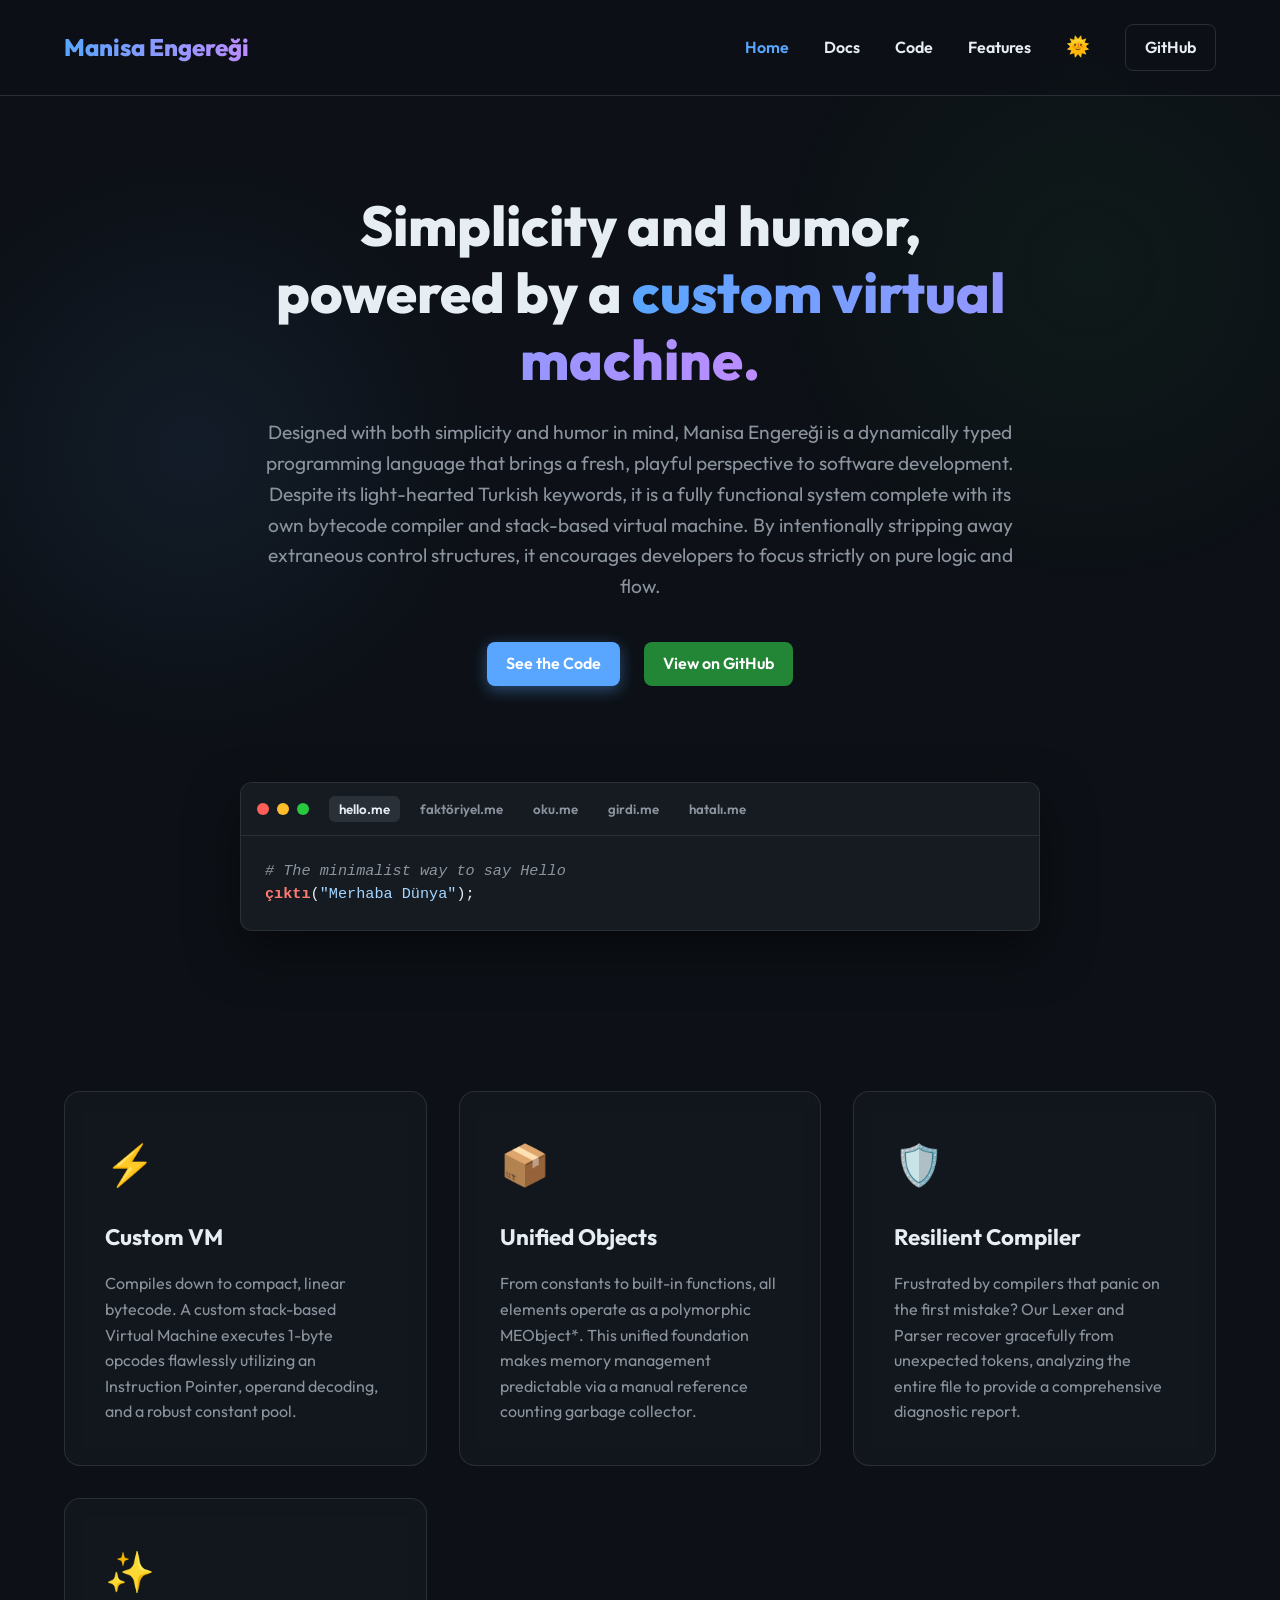
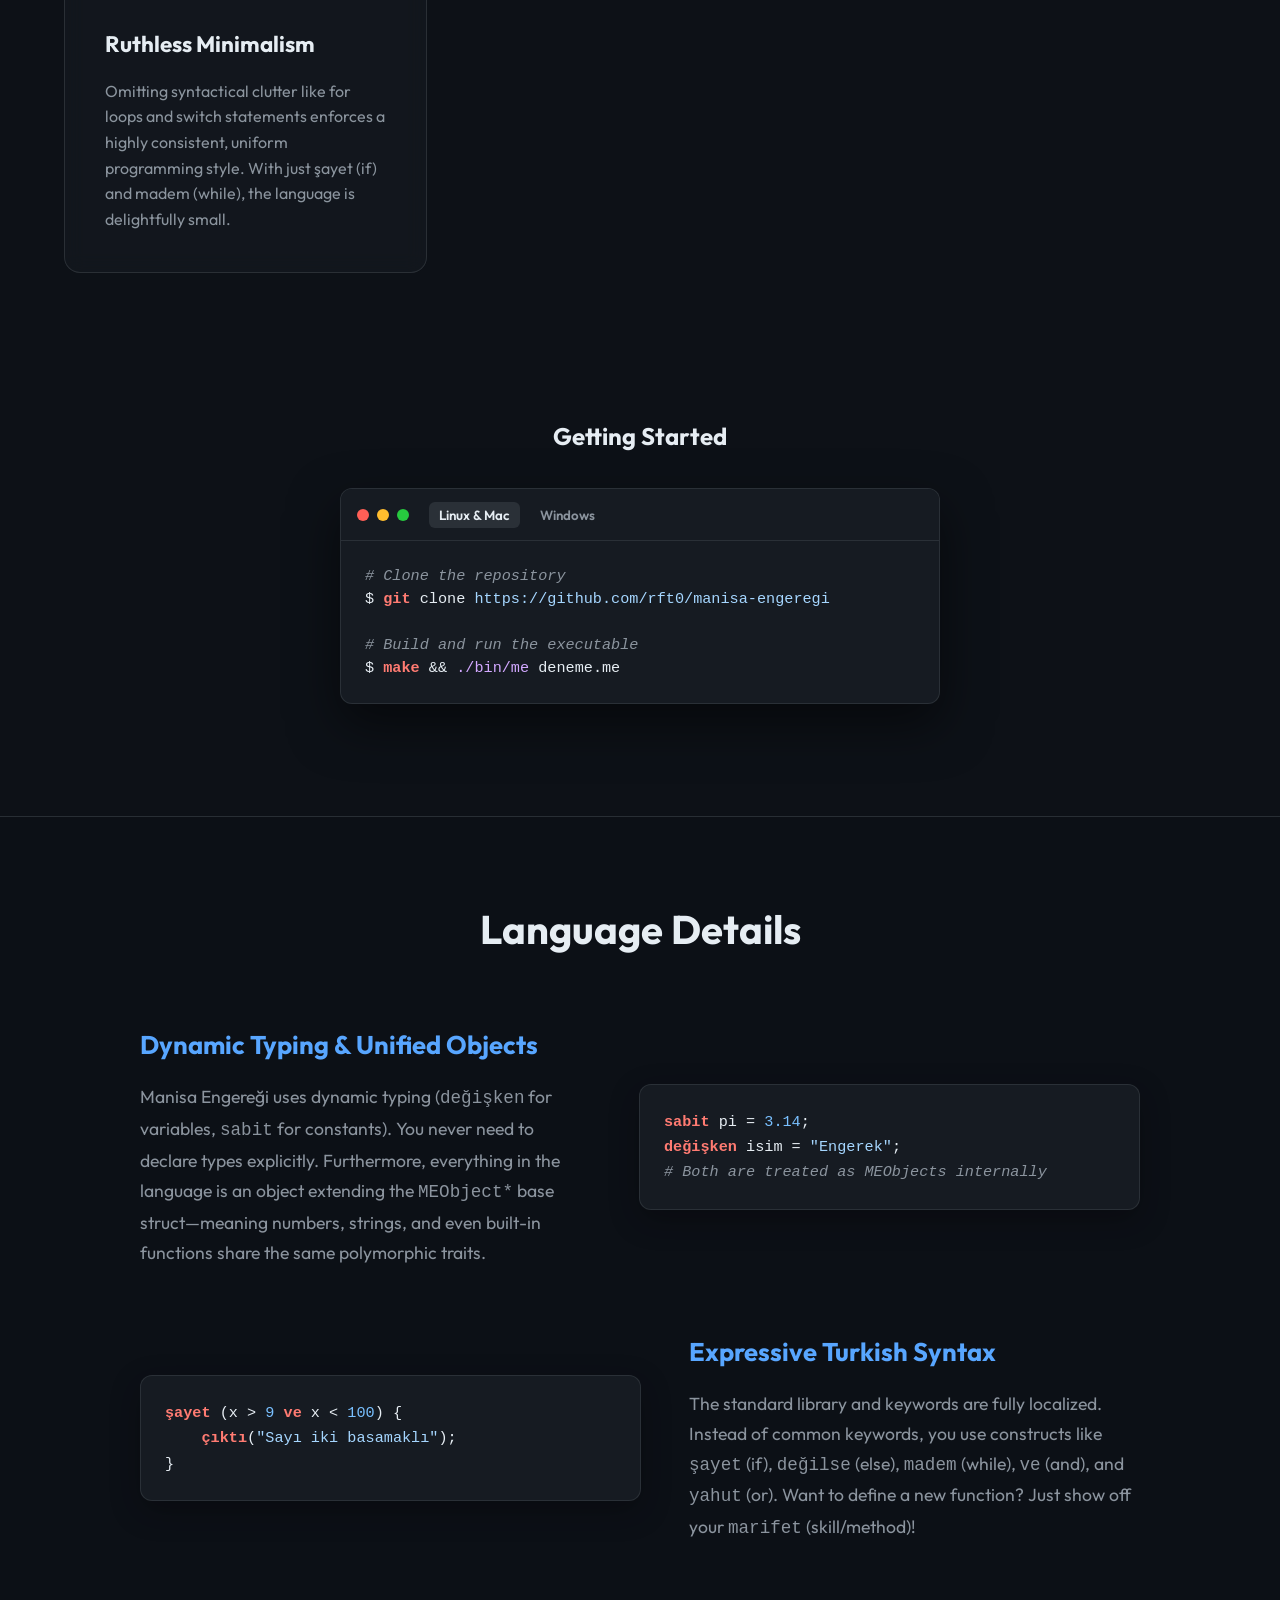
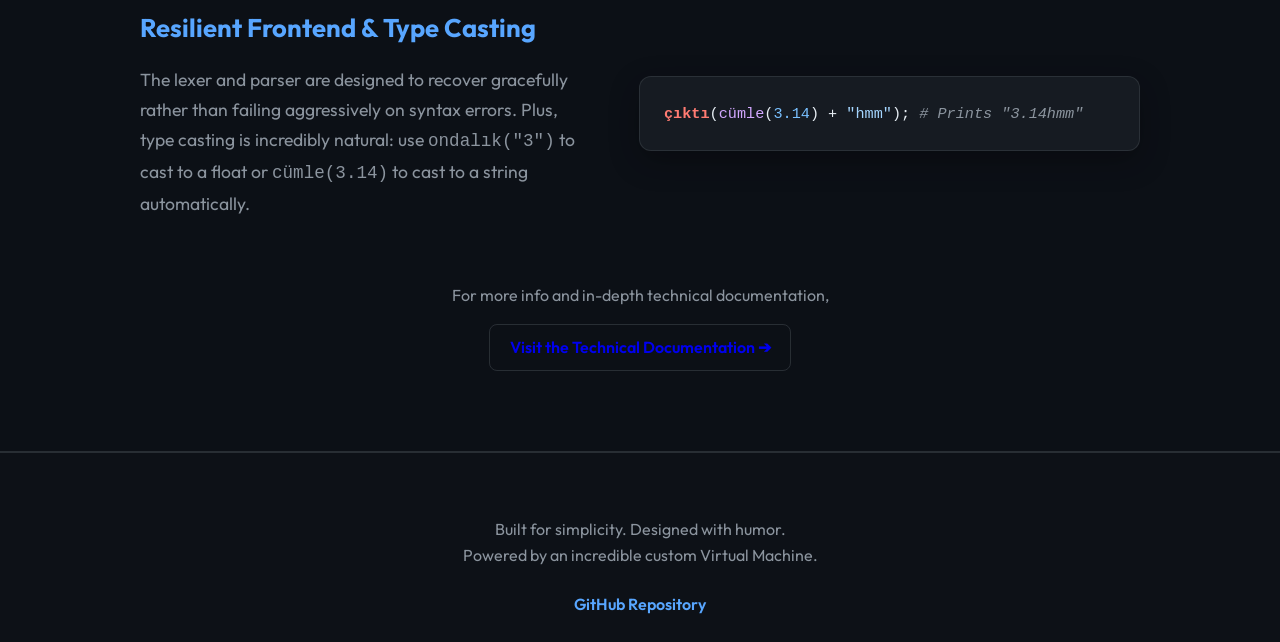
<file: docs/index.html>
<!DOCTYPE html>
<html lang="en">
<head>
    <meta charset="UTF-8">
    <meta name="viewport" content="width=device-width, initial-scale=1.0">
    <title>Manisa Engereği | The Playful Bytecode Language</title>
    <link href="https://fonts.googleapis.com/css2?family=Outfit:wght@300;400;600;800&family=JetBrains+Mono:wght@400;600&display=swap" rel="stylesheet">
    <link rel="stylesheet" href="style.css">
</head>
<body>
    <div class="glow-bg"></div>
    <header class="navbar">
        <div class="logo">Manisa Engereği</div>
        <nav>
            <a href="index.html" class="active-nav">Home</a>
            <a href="docs.html">Docs</a>
            <a href="#code">Code</a>
            <a href="#features">Features</a>
            <button id="theme-toggle" class="theme-toggle" aria-label="Toggle theme">🌞</button>
            <a href="https://github.com/rft0/manisa-engeregi" class="btn btn-outline" target="_blank">GitHub</a>
        </nav>
    </header>

    <main>
        <!-- Hero Section -->
        <section class="hero" id="home">
            <h1 class="headline">Simplicity and humor, powered by a <span>custom virtual machine.</span></h1>
            <p class="about">Designed with both simplicity and humor in mind, Manisa Engereği is a dynamically typed programming language that brings a fresh, playful perspective to software development. Despite its light-hearted Turkish keywords, it is a fully functional system complete with its own bytecode compiler and stack-based virtual machine. By intentionally stripping away extraneous control structures, it encourages developers to focus strictly on pure logic and flow.</p>
            <div class="hero-cta">
                <a href="#code" class="btn btn-primary">See the Code</a>
                <a href="https://github.com/rft0/manisa-engeregi" class="btn btn-secondary" target="_blank">View on GitHub</a>
            </div>
        </section>

        <!-- Code at a Glance -->
        <section class="code-section" id="code">
            <div class="window">
                <div class="window-header">
                    <div class="dots"><span class="red"></span><span class="yellow"></span><span class="green"></span></div>
                    <div class="tabs">
                        <button class="tab active" data-target="hello">hello.me</button>
                        <button class="tab" data-target="factorial">faktöriyel.me</button>
                        <button class="tab" data-target="file-io">oku.me</button>
                        <button class="tab" data-target="input">girdi.me</button>
                        <button class="tab" data-target="error">hatalı.me</button>
                    </div>
                </div>
                <div class="window-body">
<pre id="hello" class="code-block active">
<span class="comment"># The minimalist way to say Hello</span>
<span class="keyword">çıktı</span>(<span class="string">"Merhaba Dünya"</span>);
</pre>
<pre id="factorial" class="code-block">
<span class="comment"># The recursive factorial, highlighting native syntax style</span>
<span class="keyword">marifet</span> <span class="function">faktöriyel</span>(n) {
    <span class="keyword">şayet</span> (n == <span class="number">0</span>) {
        <span class="keyword">tebliğ</span> <span class="number">1</span>;
    }
    <span class="keyword">tebliğ</span> n * faktöriyel(n - <span class="number">1</span>);
}

<span class="keyword">değişken</span> sonuç = faktöriyel(<span class="number">5</span>);
<span class="keyword">çıktı</span>(<span class="string">"Sonuç: "</span> + <span class="function">cümle</span>(sonuç));
</pre>
<pre id="file-io" class="code-block">
<span class="comment"># Opens a file handle.</span>
<span class="keyword">sabit</span> dosya_handle = <span class="function">aç</span>(<span class="string">"test.txt"</span>, <span class="string">"r"</span>);
<span class="comment"># Read all bytes (-1)</span>
<span class="keyword">sabit</span> içerik = <span class="function">oku</span>(dosya_handle, -<span class="number">1</span>);
<span class="keyword">kapat</span>(dosya_handle);

<span class="keyword">çıktı</span>(içerik);
</pre>
<pre id="input" class="code-block">
<span class="keyword">sabit</span> hmm = <span class="function">girdi</span>(<span class="string">"Bir şeyler: "</span>);
<span class="keyword">çıktı</span>(<span class="string">"Girdi: "</span> + hmm);
</pre>
<pre id="error" class="code-block">
<span class="comment"># The parser doesn't halt on the first error, it recovers!</span>
<span class="keyword">sabit</span> a = <span class="number">1</span>;
<span class="keyword">sabit</span> b = <span class="number">2</span> <span class="comment"># Expected semicolon (Throws diagnostic instead of halting)</span>

<span class="comment"># Recovers state and continues parsing</span>
<span class="keyword">değişken</span> c = <span class="number">3</span>;

<span class="keyword">şayet</span> (<span class="number">1</span> == <span class="number">1</span> { <span class="comment"># Expected ')' after condition</span>
    c++;
}
</pre>
                </div>
            </div>
        </section>

        <!-- Feature Grid -->
        <section class="features" id="features">
            <div class="grid">
                <div class="card">
                    <div class="icon">⚡</div>
                    <h3>Custom VM</h3>
                    <p>Compiles down to compact, linear bytecode. A custom stack-based Virtual Machine executes 1-byte opcodes flawlessly utilizing an Instruction Pointer, operand decoding, and a robust constant pool.</p>
                </div>
                <div class="card">
                    <div class="icon">📦</div>
                    <h3>Unified Objects</h3>
                    <p>From constants to built-in functions, all elements operate as a polymorphic MEObject*. This unified foundation makes memory management predictable via a manual reference counting garbage collector.</p>
                </div>
                <div class="card">
                    <div class="icon">🛡️</div>
                    <h3>Resilient Compiler</h3>
                    <p>Frustrated by compilers that panic on the first mistake? Our Lexer and Parser recover gracefully from unexpected tokens, analyzing the entire file to provide a comprehensive diagnostic report.</p>
                </div>
                <div class="card">
                    <div class="icon">✨</div>
                    <h3>Ruthless Minimalism</h3>
                    <p>Omitting syntactical clutter like for loops and switch statements enforces a highly consistent, uniform programming style. With just şayet (if) and madem (while), the language is delightfully small.</p>
                </div>
            </div>
        </section>

        <!-- Getting Started -->
        <section class="getting-started" id="getting-started" style="padding: 4rem 2rem; background: var(--bg-dark);">
            <div style="text-align: center; margin-bottom: 2rem;">
                <h2>Getting Started</h2>
            </div>
            <div class="window" style="max-width: 600px; margin: 0 auto;">
                <div class="window-header">
                    <div class="dots"><span class="red"></span><span class="yellow"></span><span class="green"></span></div>
                    <div class="tabs">
                        <button class="tab active" data-target="linux-build">Linux & Mac</button>
                        <button class="tab" data-target="windows-build">Windows</button>
                    </div>
                </div>
                <div class="window-body">
<pre id="linux-build" class="code-block active">
<span class="comment"># Clone the repository</span>
$ <span class="keyword">git</span> clone <span class="string">https://github.com/rft0/manisa-engeregi</span>

<span class="comment"># Build and run the executable</span>
$ <span class="keyword">make</span> && <span class="function">./bin/me</span> deneme.me
</pre>
<pre id="windows-build" class="code-block">
<span class="comment"># Clone the repository</span>
$ <span class="keyword">git</span> clone <span class="string">https://github.com/rft0/manisa-engeregi</span>

<span class="comment"># Build using CMake</span>
$ <span class="keyword">mkdir</span> -p build && <span class="keyword">cd</span> build
$ <span class="keyword">cmake</span> .. && <span class="keyword">cmake</span> --build .

<span class="comment"># Run the executable</span>
$ <span class="function">.\bin\me.exe</span> deneme.me
</pre>
                </div>
            </div>
        </section>

        <!-- Language Details Section -->
        <section class="details" id="details">
            <div class="details-container">
                <h2>Language Details</h2>
                <div class="detail-row">
                    <div class="detail-text">
                        <h3>Dynamic Typing & Unified Objects</h3>
                        <p>Manisa Engereği uses dynamic typing (<code>değişken</code> for variables, <code>sabit</code> for constants). You never need to declare types explicitly. Furthermore, everything in the language is an object extending the <code>MEObject*</code> base struct—meaning numbers, strings, and even built-in functions share the same polymorphic traits.</p>
                    </div>
                    <div class="detail-code">
                        <pre><code><span class="keyword">sabit</span> pi = <span class="number">3.14</span>;
<span class="keyword">değişken</span> isim = <span class="string">"Engerek"</span>;
<span class="comment"># Both are treated as MEObjects internally</span></code></pre>
                    </div>
                </div>

                <div class="detail-row reverse">
                    <div class="detail-text">
                        <h3>Expressive Turkish Syntax</h3>
                        <p>The standard library and keywords are fully localized. Instead of common keywords, you use constructs like <code>şayet</code> (if), <code>değilse</code> (else), <code>madem</code> (while), <code>ve</code> (and), and <code>yahut</code> (or). Want to define a new function? Just show off your <code>marifet</code> (skill/method)!</p>
                    </div>
                    <div class="detail-code">
                        <pre><code><span class="keyword">şayet</span> (x > <span class="number">9</span> <span class="keyword">ve</span> x < <span class="number">100</span>) {
    <span class="keyword">çıktı</span>(<span class="string">"Sayı iki basamaklı"</span>);
}</code></pre>
                    </div>
                </div>
                
                <div class="detail-row">
                    <div class="detail-text">
                        <h3>Resilient Frontend & Type Casting</h3>
                        <p>The lexer and parser are designed to recover gracefully rather than failing aggressively on syntax errors. Plus, type casting is incredibly natural: use <code>ondalık("3")</code> to cast to a float or <code>cümle(3.14)</code> to cast to a string automatically.</p>
                    </div>
                    <div class="detail-code">
                        <pre><code><span class="keyword">çıktı</span>(<span class="function">cümle</span>(<span class="number">3.14</span>) + <span class="string">"hmm"</span>); <span class="comment"># Prints "3.14hmm"</span></code></pre>
                    </div>
                </div>

                <div style="text-align: center; margin-top: 4rem;">
                    <p style="margin-bottom: 1rem; color: var(--text-muted);">For more info and in-depth technical documentation,</p>
                    <a href="docs.html" class="btn btn-outline">Visit the Technical Documentation ➔</a>
                </div>
            </div>
        </section>
    </main>

    <footer>
        <p>Built for simplicity. Designed with humor. <br> Powered by an incredible custom Virtual Machine.</p>
        <div class="links">
            <a href="https://github.com/rft0/manisa-engeregi" target="_blank">GitHub Repository</a>
        </div>
    </footer>
    <script src="main.js"></script>
</body>
</html>
</file>
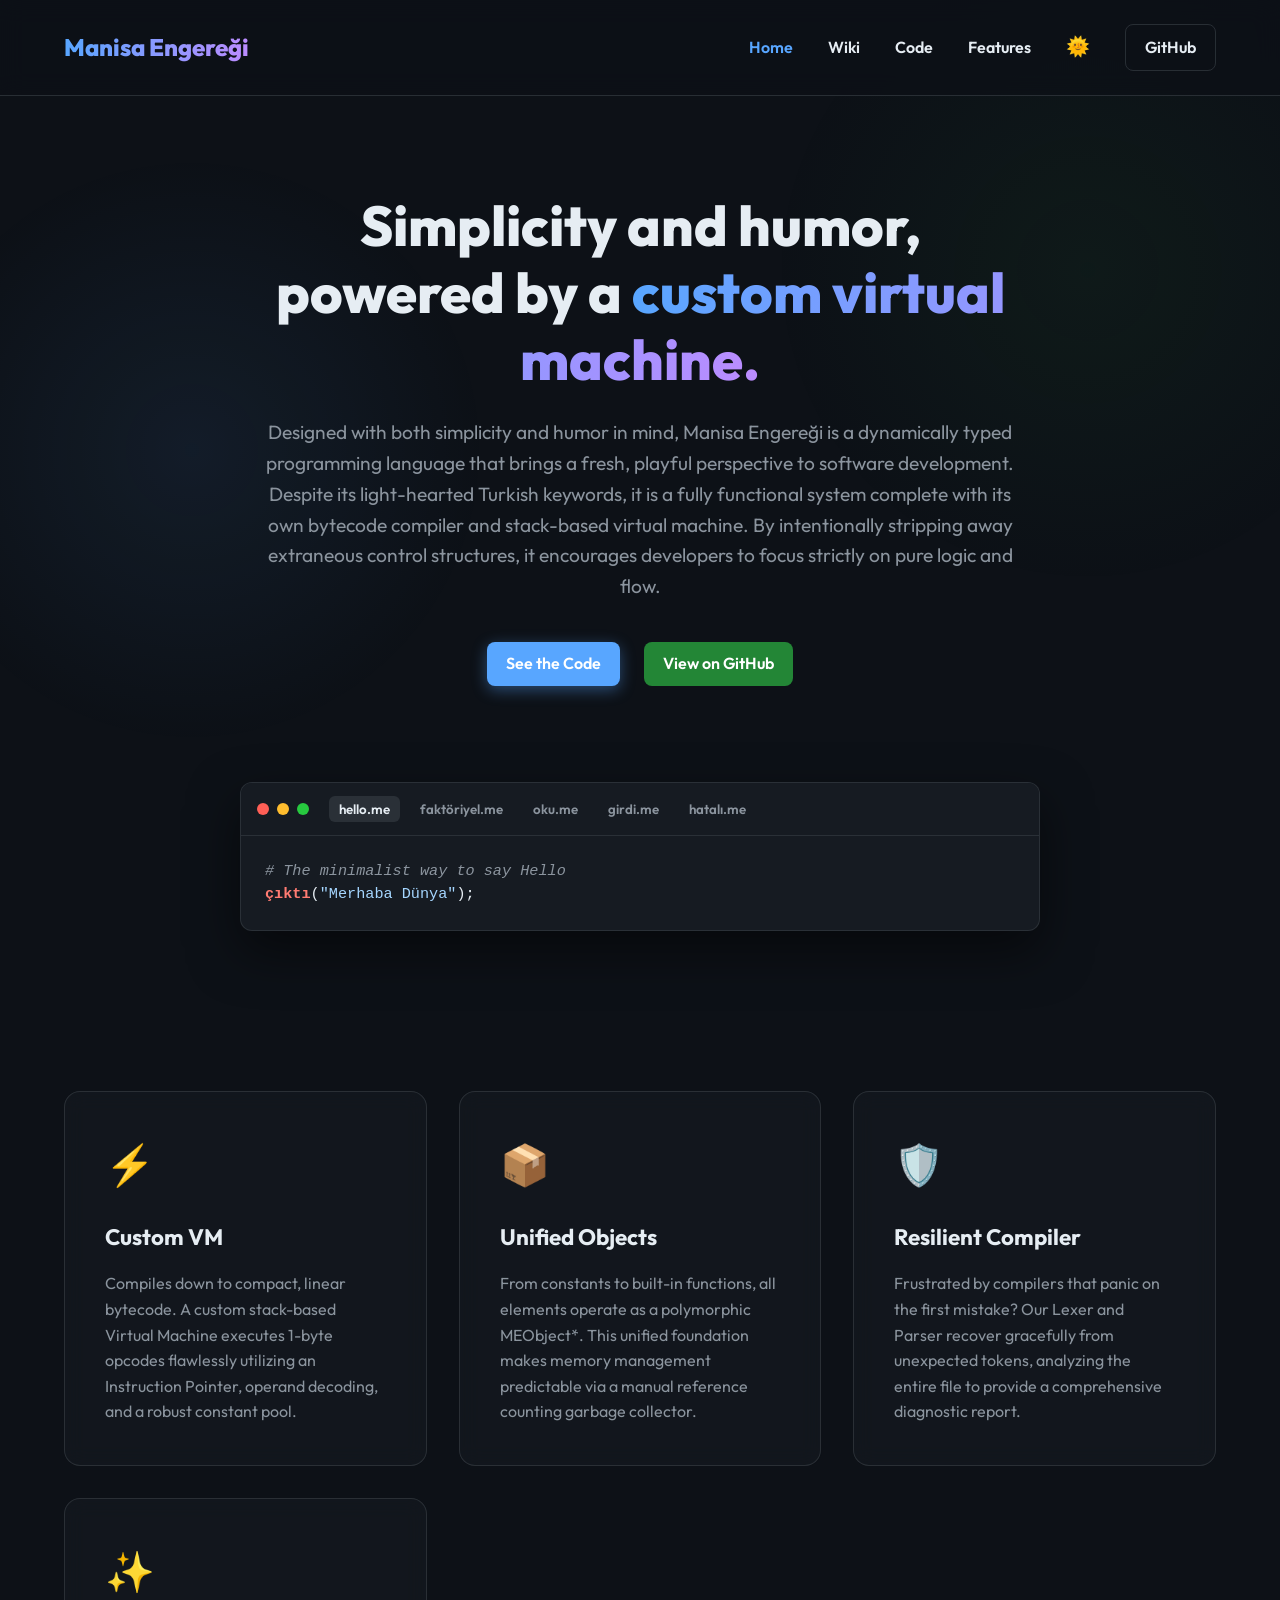
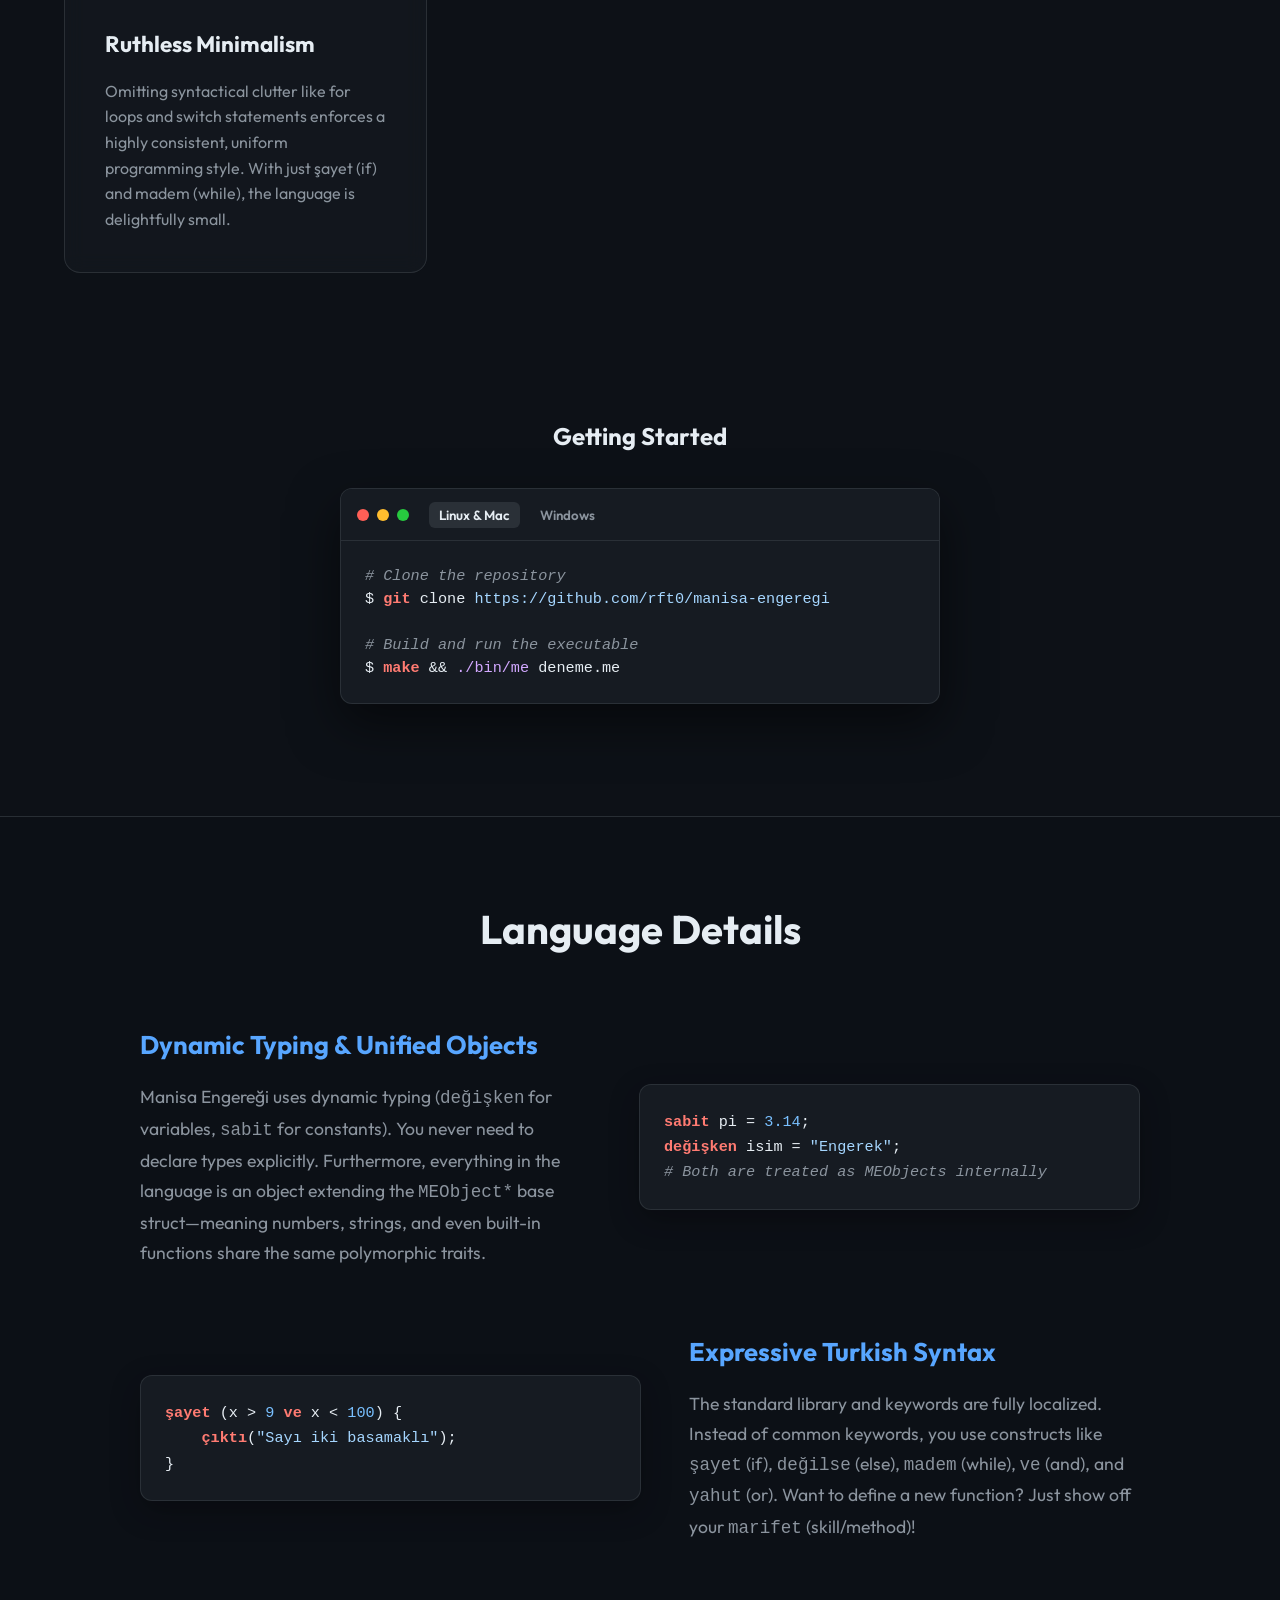
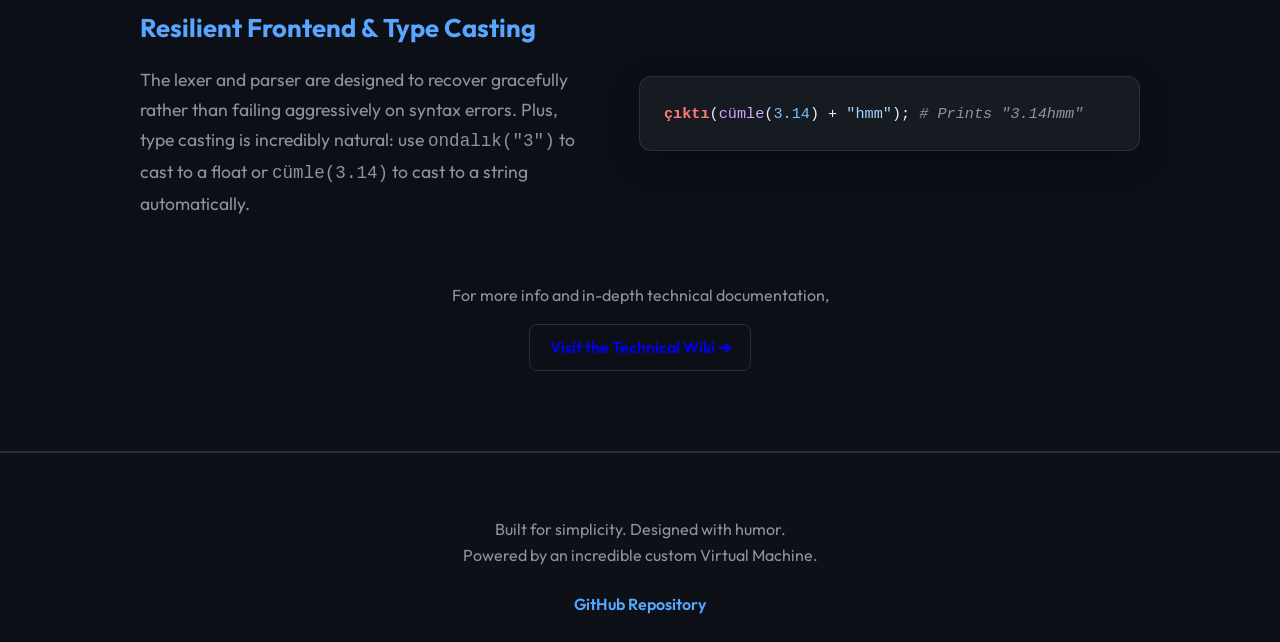
<file: website/index.html>
<!DOCTYPE html>
<html lang="en">
<head>
    <meta charset="UTF-8">
    <meta name="viewport" content="width=device-width, initial-scale=1.0">
    <title>Manisa Engereği | The Playful Bytecode Language</title>
    <link href="https://fonts.googleapis.com/css2?family=Outfit:wght@300;400;600;800&family=JetBrains+Mono:wght@400;600&display=swap" rel="stylesheet">
    <link rel="stylesheet" href="style.css">
</head>
<body>
    <div class="glow-bg"></div>
    <header class="navbar">
        <div class="logo">Manisa Engereği</div>
        <nav>
            <a href="index.html" class="active-nav">Home</a>
            <a href="wiki.html">Wiki</a>
            <a href="#code">Code</a>
            <a href="#features">Features</a>
            <button id="theme-toggle" class="theme-toggle" aria-label="Toggle theme">🌞</button>
            <a href="https://github.com/rft0/manisa-engeregi" class="btn btn-outline" target="_blank">GitHub</a>
        </nav>
    </header>

    <main>
        <!-- Hero Section -->
        <section class="hero" id="home">
            <h1 class="headline">Simplicity and humor, powered by a <span>custom virtual machine.</span></h1>
            <p class="about">Designed with both simplicity and humor in mind, Manisa Engereği is a dynamically typed programming language that brings a fresh, playful perspective to software development. Despite its light-hearted Turkish keywords, it is a fully functional system complete with its own bytecode compiler and stack-based virtual machine. By intentionally stripping away extraneous control structures, it encourages developers to focus strictly on pure logic and flow.</p>
            <div class="hero-cta">
                <a href="#code" class="btn btn-primary">See the Code</a>
                <a href="https://github.com/rft0/manisa-engeregi" class="btn btn-secondary" target="_blank">View on GitHub</a>
            </div>
        </section>

        <!-- Code at a Glance -->
        <section class="code-section" id="code">
            <div class="window">
                <div class="window-header">
                    <div class="dots"><span class="red"></span><span class="yellow"></span><span class="green"></span></div>
                    <div class="tabs">
                        <button class="tab active" data-target="hello">hello.me</button>
                        <button class="tab" data-target="factorial">faktöriyel.me</button>
                        <button class="tab" data-target="file-io">oku.me</button>
                        <button class="tab" data-target="input">girdi.me</button>
                        <button class="tab" data-target="error">hatalı.me</button>
                    </div>
                </div>
                <div class="window-body">
<pre id="hello" class="code-block active">
<span class="comment"># The minimalist way to say Hello</span>
<span class="keyword">çıktı</span>(<span class="string">"Merhaba Dünya"</span>);
</pre>
<pre id="factorial" class="code-block">
<span class="comment"># The recursive factorial, highlighting native syntax style</span>
<span class="keyword">marifet</span> <span class="function">faktöriyel</span>(n) {
    <span class="keyword">şayet</span> (n == <span class="number">0</span>) {
        <span class="keyword">tebliğ</span> <span class="number">1</span>;
    }
    <span class="keyword">tebliğ</span> n * faktöriyel(n - <span class="number">1</span>);
}

<span class="keyword">değişken</span> sonuç = faktöriyel(<span class="number">5</span>);
<span class="keyword">çıktı</span>(<span class="string">"Sonuç: "</span> + <span class="function">cümle</span>(sonuç));
</pre>
<pre id="file-io" class="code-block">
<span class="comment"># Opens a file handle.</span>
<span class="keyword">sabit</span> dosya_handle = <span class="function">aç</span>(<span class="string">"test.txt"</span>, <span class="string">"r"</span>);
<span class="comment"># Read all bytes (-1)</span>
<span class="keyword">sabit</span> içerik = <span class="function">oku</span>(dosya_handle, -<span class="number">1</span>);
<span class="keyword">kapat</span>(dosya_handle);

<span class="keyword">çıktı</span>(içerik);
</pre>
<pre id="input" class="code-block">
<span class="keyword">sabit</span> hmm = <span class="function">girdi</span>(<span class="string">"Bir şeyler: "</span>);
<span class="keyword">çıktı</span>(<span class="string">"Girdi: "</span> + hmm);
</pre>
<pre id="error" class="code-block">
<span class="comment"># The parser doesn't halt on the first error, it recovers!</span>
<span class="keyword">sabit</span> a = <span class="number">1</span>;
<span class="keyword">sabit</span> b = <span class="number">2</span> <span class="comment"># Expected semicolon (Throws diagnostic instead of halting)</span>

<span class="comment"># Recovers state and continues parsing</span>
<span class="keyword">değişken</span> c = <span class="number">3</span>;

<span class="keyword">şayet</span> (<span class="number">1</span> == <span class="number">1</span> { <span class="comment"># Expected ')' after condition</span>
    c++;
}
</pre>
                </div>
            </div>
        </section>

        <!-- Feature Grid -->
        <section class="features" id="features">
            <div class="grid">
                <div class="card">
                    <div class="icon">⚡</div>
                    <h3>Custom VM</h3>
                    <p>Compiles down to compact, linear bytecode. A custom stack-based Virtual Machine executes 1-byte opcodes flawlessly utilizing an Instruction Pointer, operand decoding, and a robust constant pool.</p>
                </div>
                <div class="card">
                    <div class="icon">📦</div>
                    <h3>Unified Objects</h3>
                    <p>From constants to built-in functions, all elements operate as a polymorphic MEObject*. This unified foundation makes memory management predictable via a manual reference counting garbage collector.</p>
                </div>
                <div class="card">
                    <div class="icon">🛡️</div>
                    <h3>Resilient Compiler</h3>
                    <p>Frustrated by compilers that panic on the first mistake? Our Lexer and Parser recover gracefully from unexpected tokens, analyzing the entire file to provide a comprehensive diagnostic report.</p>
                </div>
                <div class="card">
                    <div class="icon">✨</div>
                    <h3>Ruthless Minimalism</h3>
                    <p>Omitting syntactical clutter like for loops and switch statements enforces a highly consistent, uniform programming style. With just şayet (if) and madem (while), the language is delightfully small.</p>
                </div>
            </div>
        </section>

        <!-- Getting Started -->
        <section class="getting-started" id="getting-started" style="padding: 4rem 2rem; background: var(--bg-dark);">
            <div style="text-align: center; margin-bottom: 2rem;">
                <h2>Getting Started</h2>
            </div>
            <div class="window" style="max-width: 600px; margin: 0 auto;">
                <div class="window-header">
                    <div class="dots"><span class="red"></span><span class="yellow"></span><span class="green"></span></div>
                    <div class="tabs">
                        <button class="tab active" data-target="linux-build">Linux & Mac</button>
                        <button class="tab" data-target="windows-build">Windows</button>
                    </div>
                </div>
                <div class="window-body">
<pre id="linux-build" class="code-block active">
<span class="comment"># Clone the repository</span>
$ <span class="keyword">git</span> clone <span class="string">https://github.com/rft0/manisa-engeregi</span>

<span class="comment"># Build and run the executable</span>
$ <span class="keyword">make</span> && <span class="function">./bin/me</span> deneme.me
</pre>
<pre id="windows-build" class="code-block">
<span class="comment"># Clone the repository</span>
$ <span class="keyword">git</span> clone <span class="string">https://github.com/rft0/manisa-engeregi</span>

<span class="comment"># Build using CMake</span>
$ <span class="keyword">mkdir</span> -p build && <span class="keyword">cd</span> build
$ <span class="keyword">cmake</span> .. && <span class="keyword">cmake</span> --build .

<span class="comment"># Run the executable</span>
$ <span class="function">.\bin\me.exe</span> deneme.me
</pre>
                </div>
            </div>
        </section>

        <!-- Language Details Section -->
        <section class="details" id="details">
            <div class="details-container">
                <h2>Language Details</h2>
                <div class="detail-row">
                    <div class="detail-text">
                        <h3>Dynamic Typing & Unified Objects</h3>
                        <p>Manisa Engereği uses dynamic typing (<code>değişken</code> for variables, <code>sabit</code> for constants). You never need to declare types explicitly. Furthermore, everything in the language is an object extending the <code>MEObject*</code> base struct—meaning numbers, strings, and even built-in functions share the same polymorphic traits.</p>
                    </div>
                    <div class="detail-code">
                        <pre><code><span class="keyword">sabit</span> pi = <span class="number">3.14</span>;
<span class="keyword">değişken</span> isim = <span class="string">"Engerek"</span>;
<span class="comment"># Both are treated as MEObjects internally</span></code></pre>
                    </div>
                </div>

                <div class="detail-row reverse">
                    <div class="detail-text">
                        <h3>Expressive Turkish Syntax</h3>
                        <p>The standard library and keywords are fully localized. Instead of common keywords, you use constructs like <code>şayet</code> (if), <code>değilse</code> (else), <code>madem</code> (while), <code>ve</code> (and), and <code>yahut</code> (or). Want to define a new function? Just show off your <code>marifet</code> (skill/method)!</p>
                    </div>
                    <div class="detail-code">
                        <pre><code><span class="keyword">şayet</span> (x > <span class="number">9</span> <span class="keyword">ve</span> x < <span class="number">100</span>) {
    <span class="keyword">çıktı</span>(<span class="string">"Sayı iki basamaklı"</span>);
}</code></pre>
                    </div>
                </div>
                
                <div class="detail-row">
                    <div class="detail-text">
                        <h3>Resilient Frontend & Type Casting</h3>
                        <p>The lexer and parser are designed to recover gracefully rather than failing aggressively on syntax errors. Plus, type casting is incredibly natural: use <code>ondalık("3")</code> to cast to a float or <code>cümle(3.14)</code> to cast to a string automatically.</p>
                    </div>
                    <div class="detail-code">
                        <pre><code><span class="keyword">çıktı</span>(<span class="function">cümle</span>(<span class="number">3.14</span>) + <span class="string">"hmm"</span>); <span class="comment"># Prints "3.14hmm"</span></code></pre>
                    </div>
                </div>

                <div style="text-align: center; margin-top: 4rem;">
                    <p style="margin-bottom: 1rem; color: var(--text-muted);">For more info and in-depth technical documentation,</p>
                    <a href="wiki.html" class="btn btn-outline">Visit the Technical Wiki ➔</a>
                </div>
            </div>
        </section>
    </main>

    <footer>
        <p>Built for simplicity. Designed with humor. <br> Powered by an incredible custom Virtual Machine.</p>
        <div class="links">
            <a href="https://github.com/rft0/manisa-engeregi" target="_blank">GitHub Repository</a>
        </div>
    </footer>
    <script src="main.js"></script>
</body>
</html>
</file>
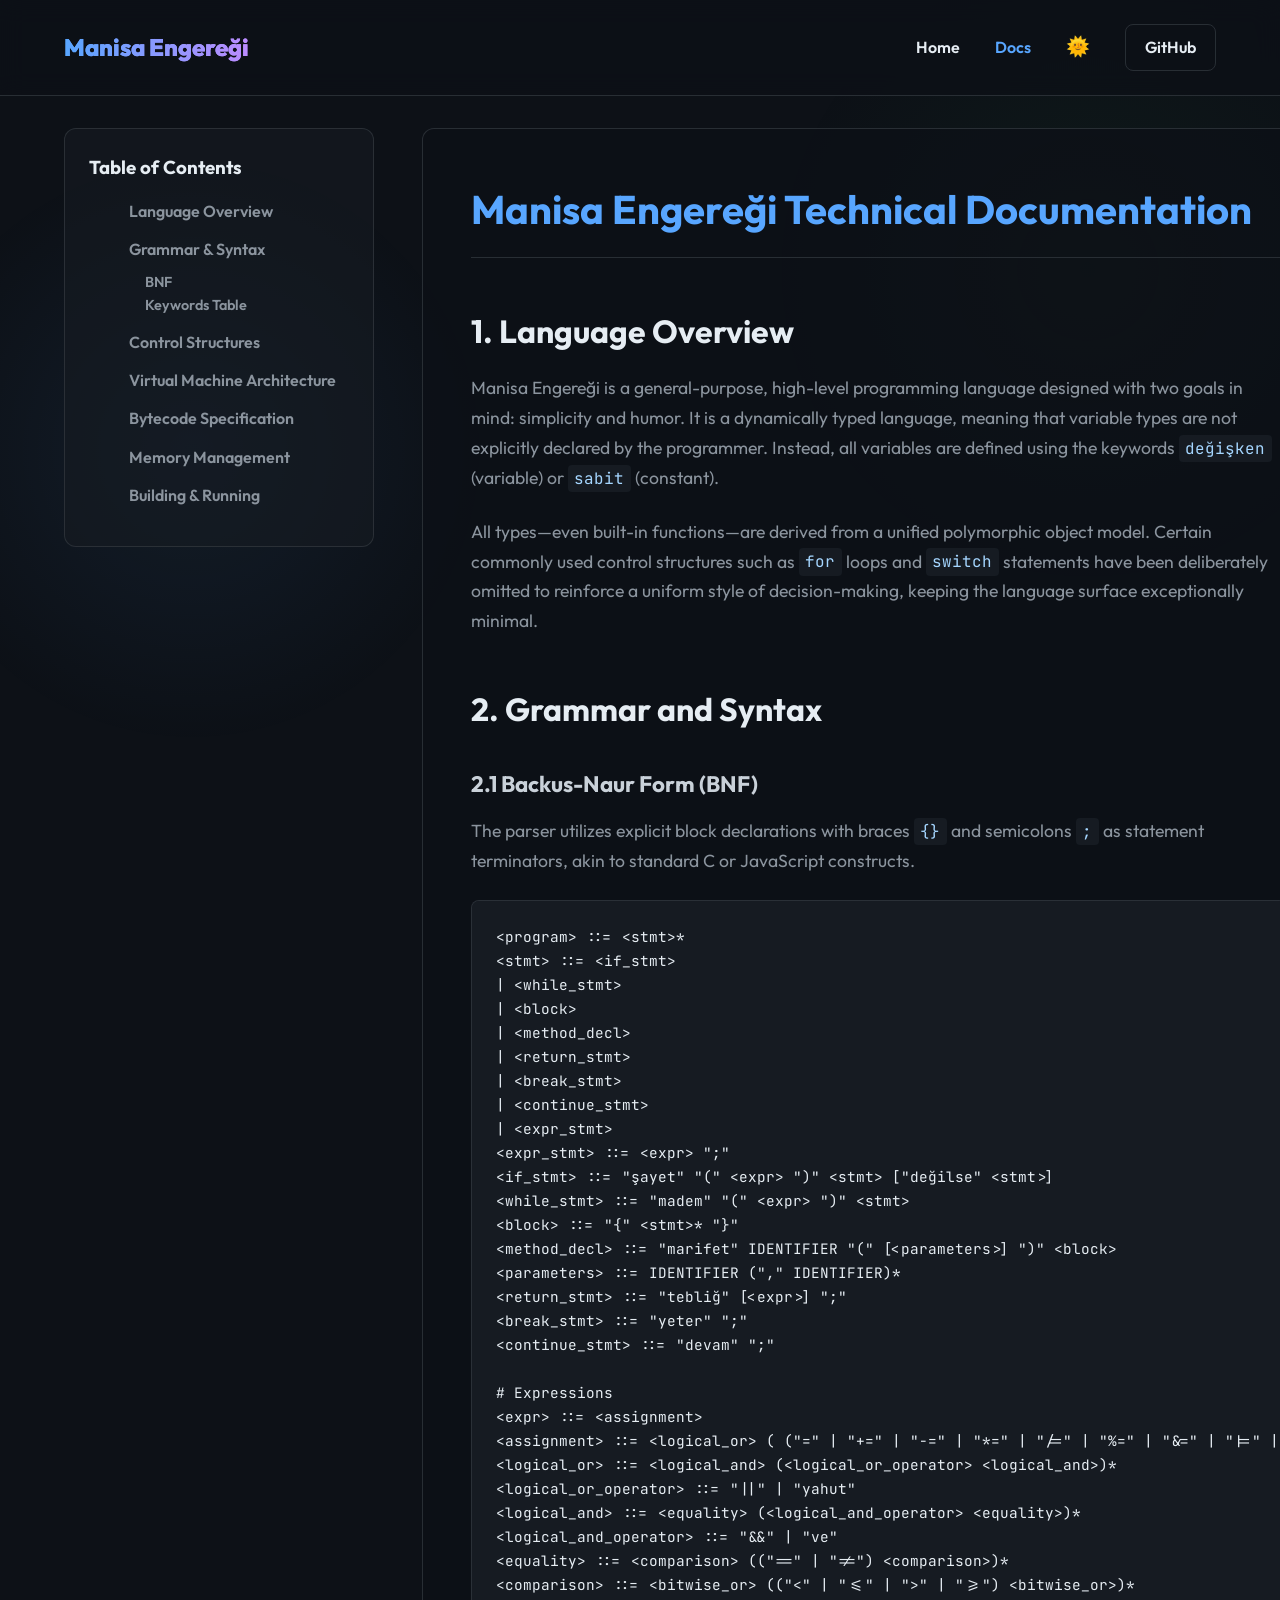
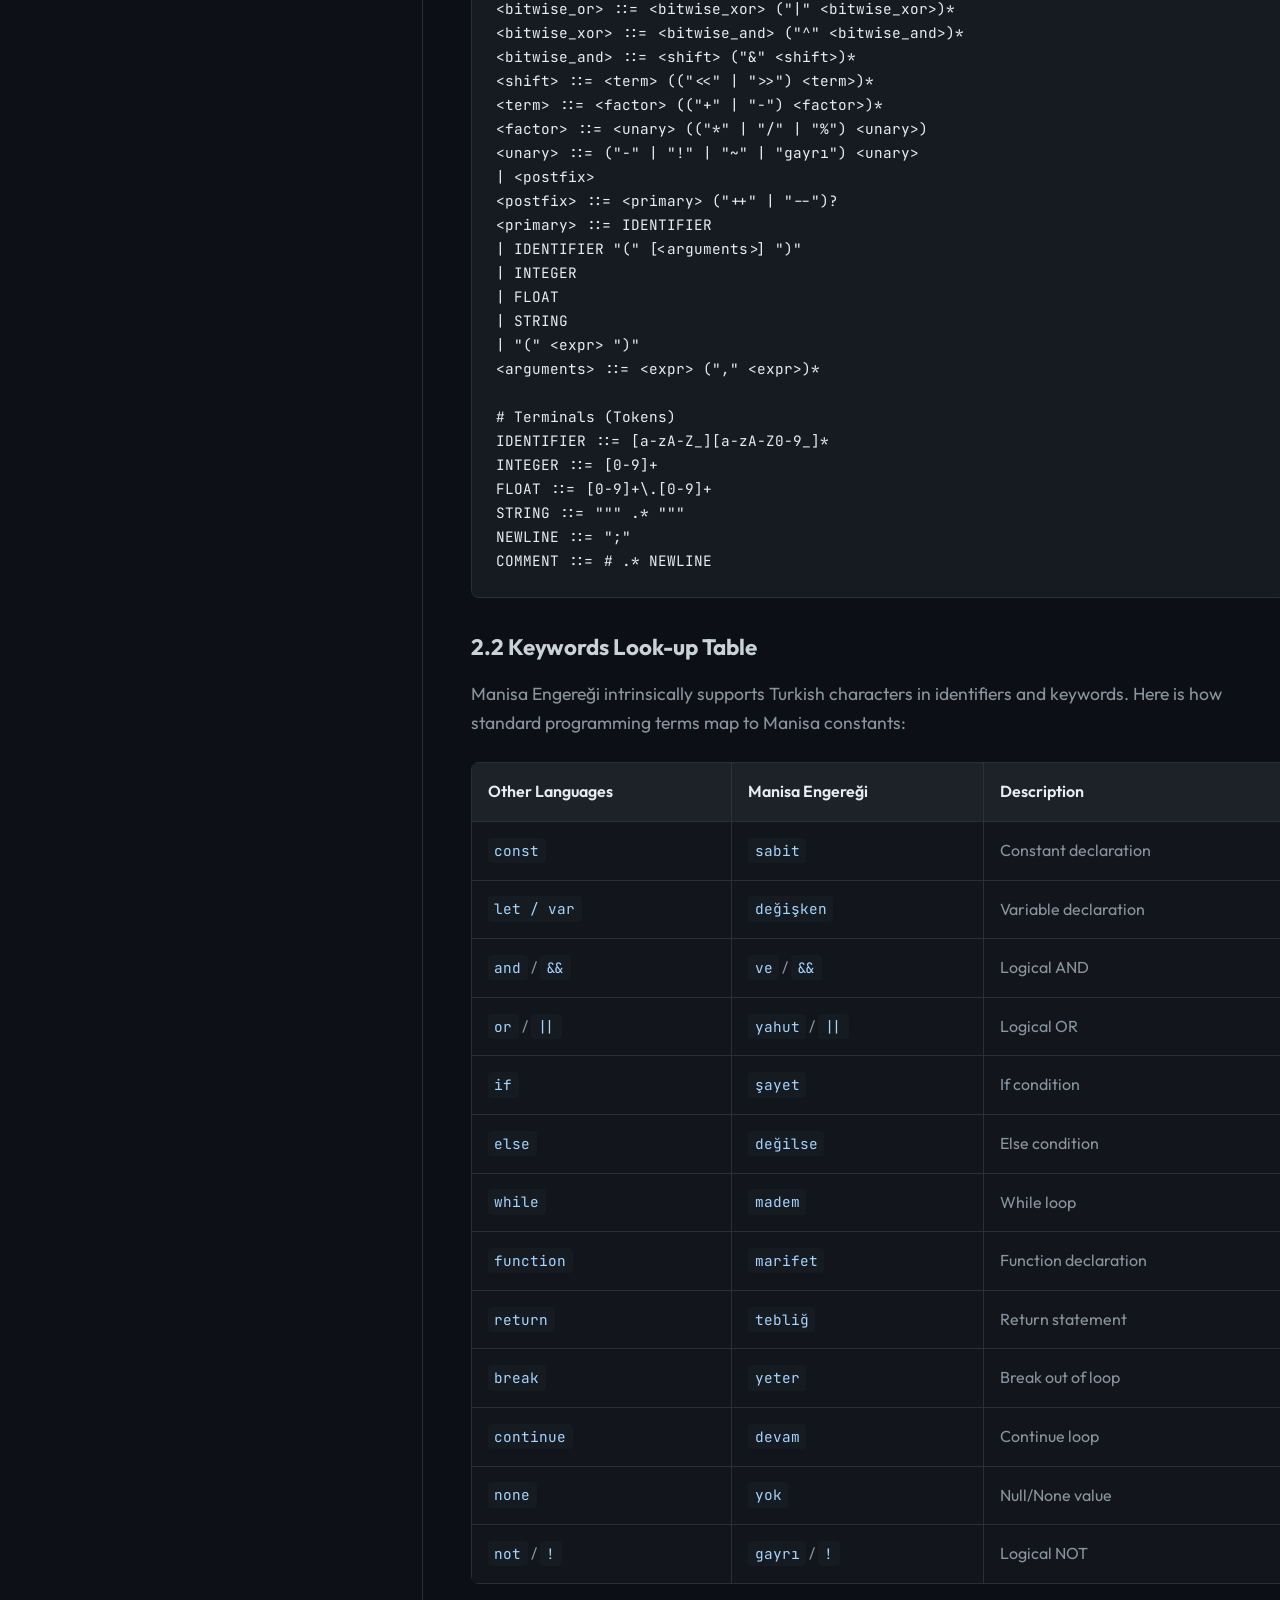
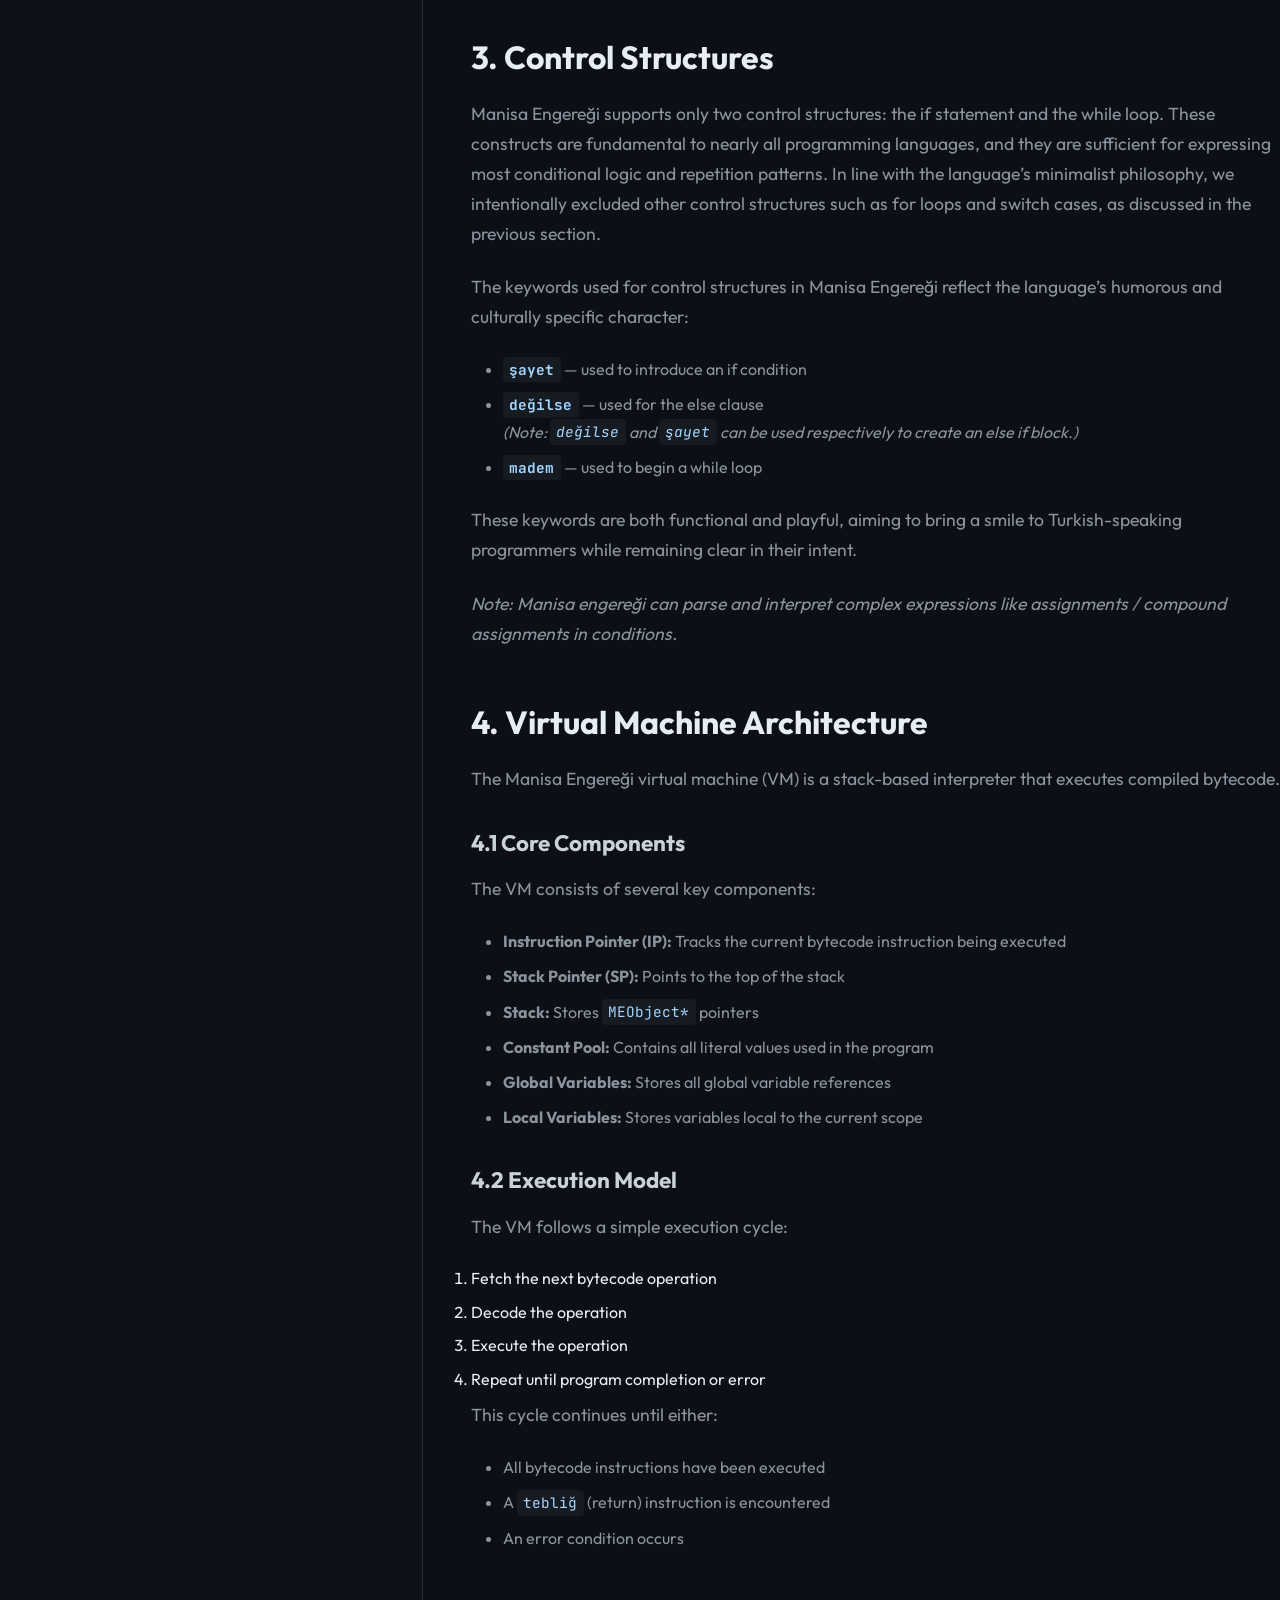
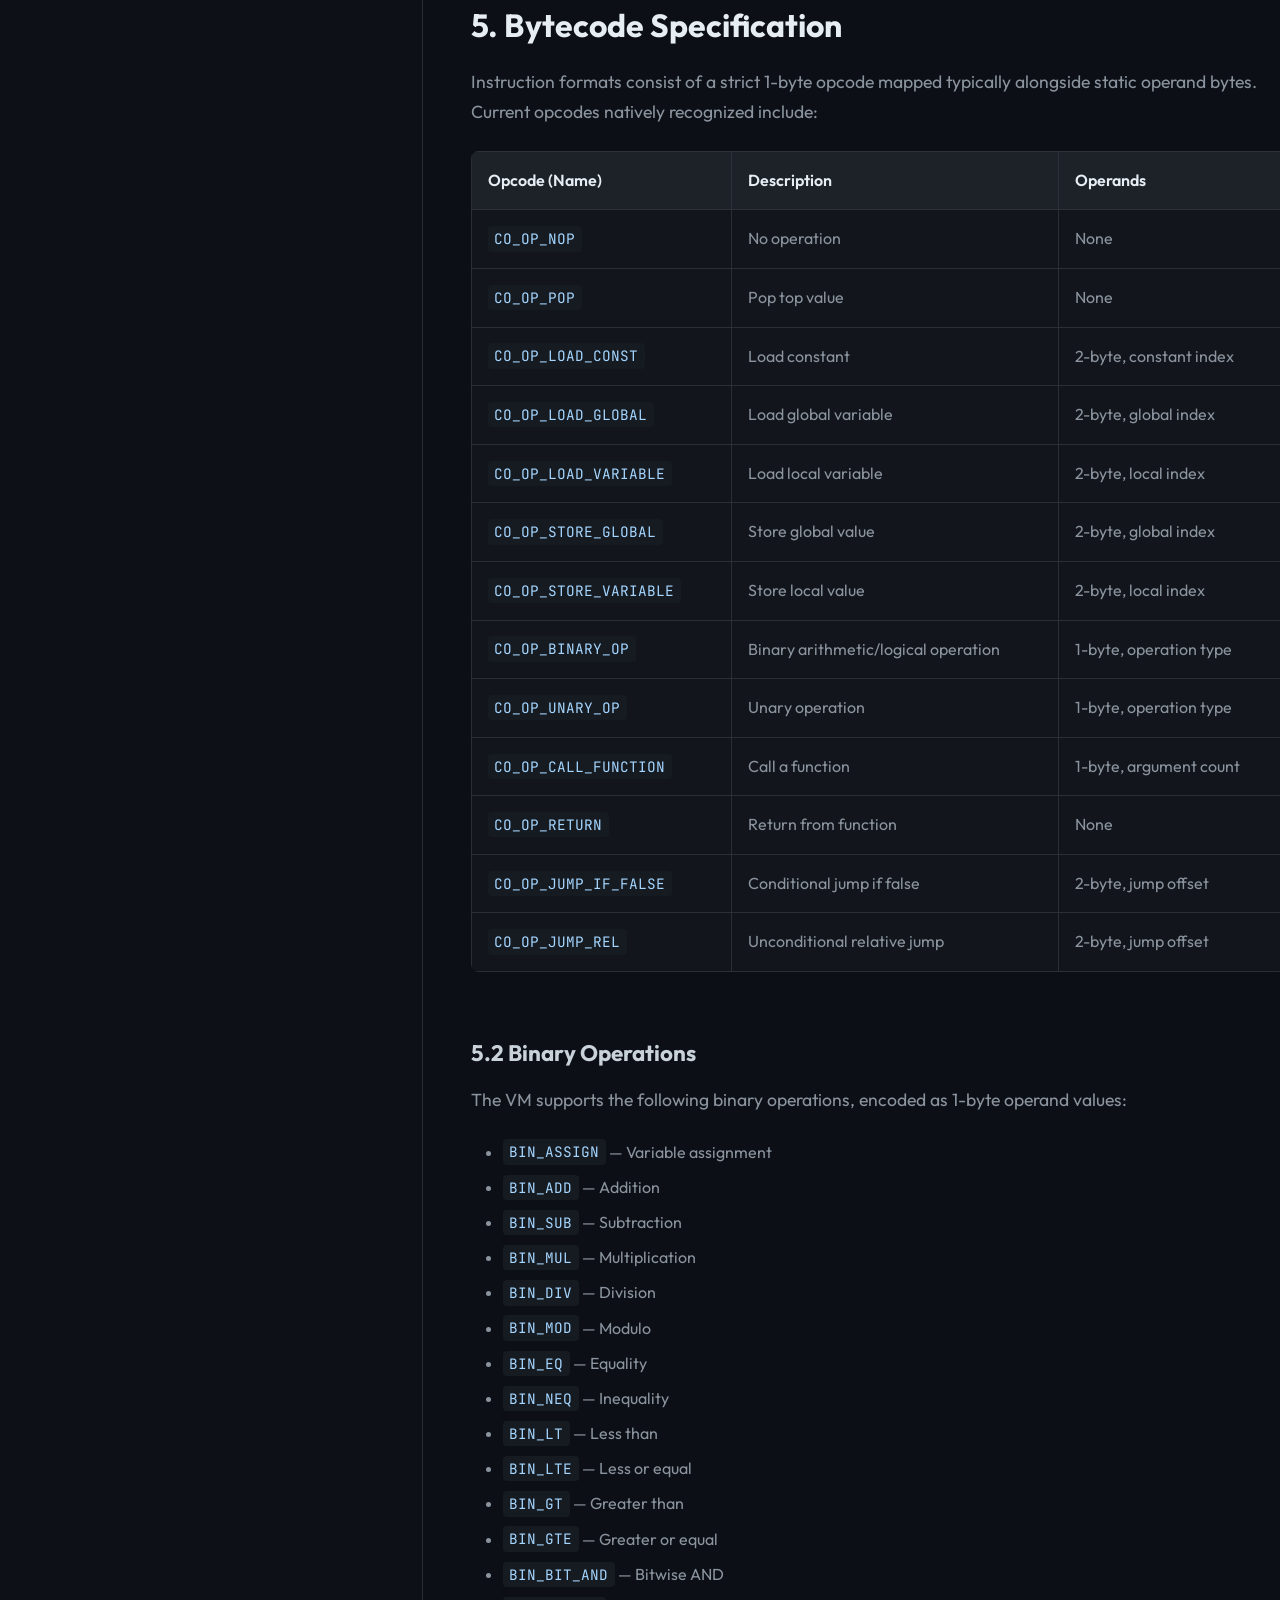
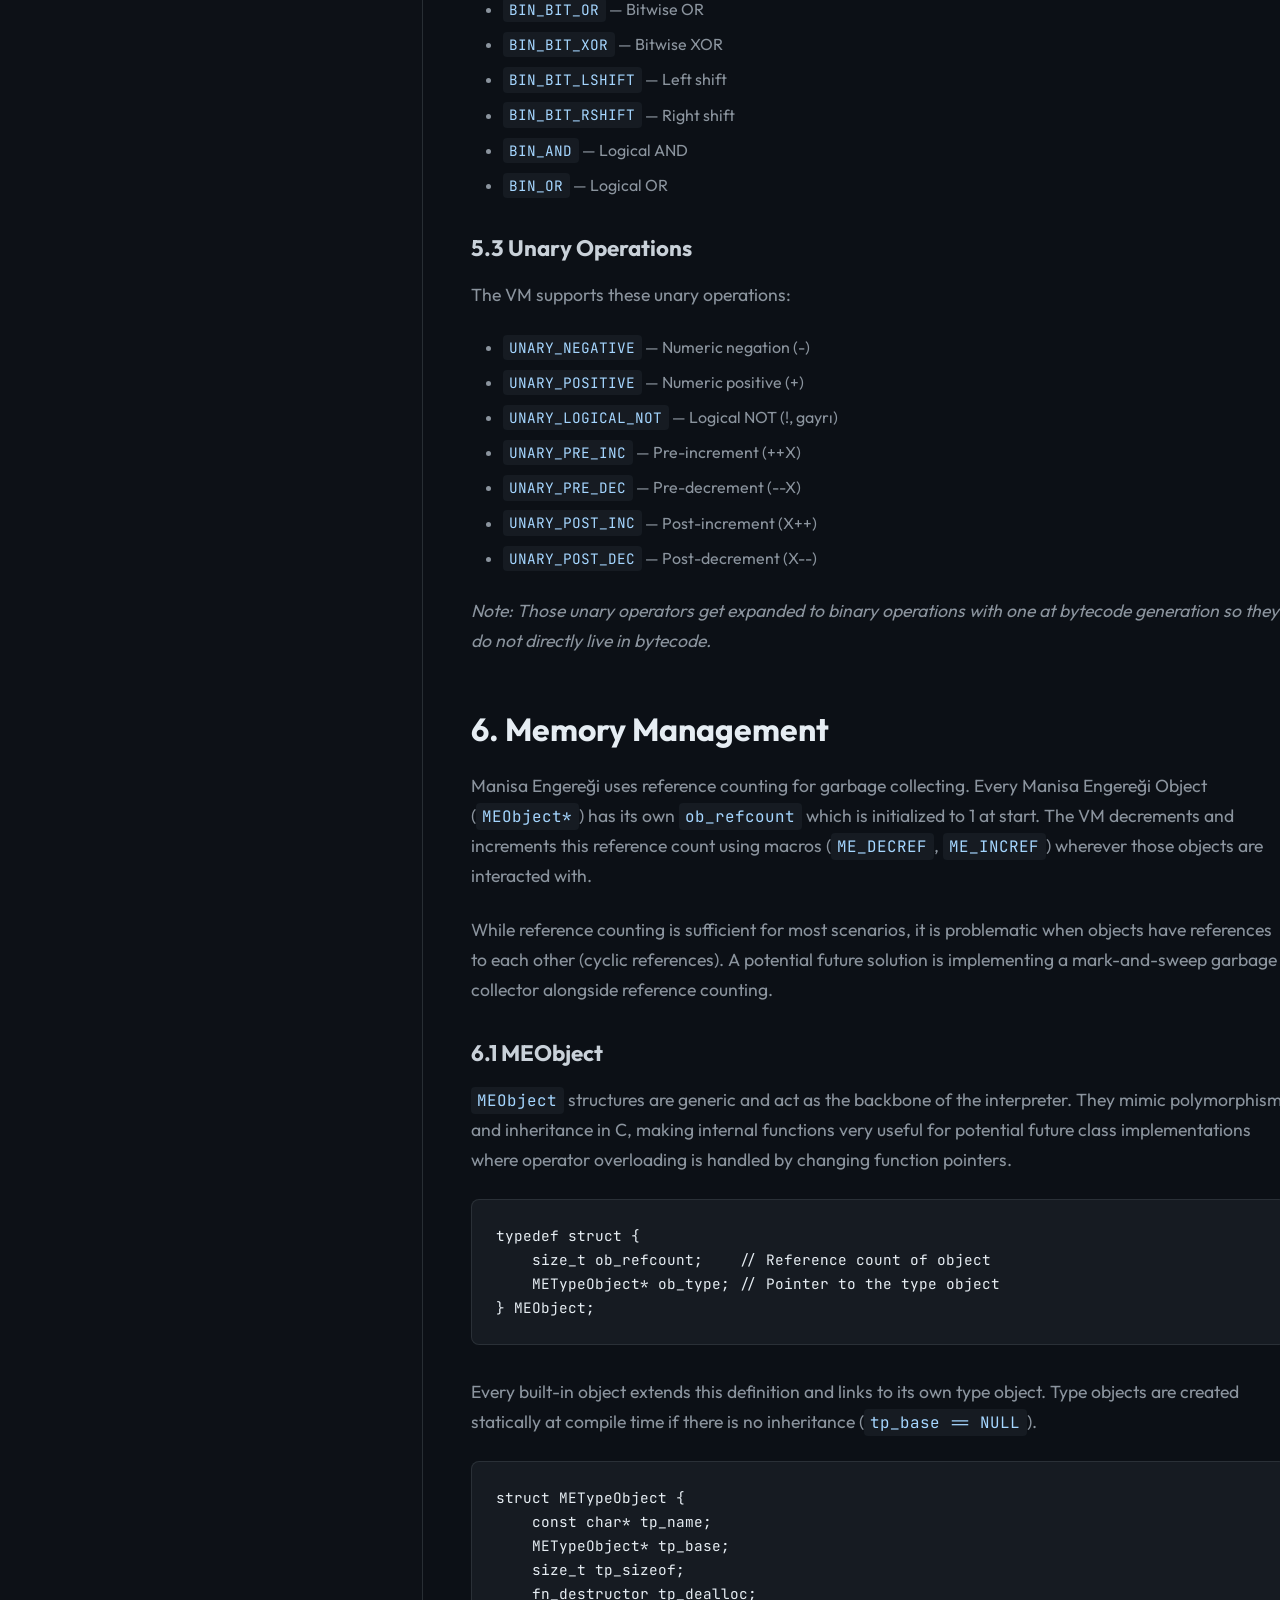
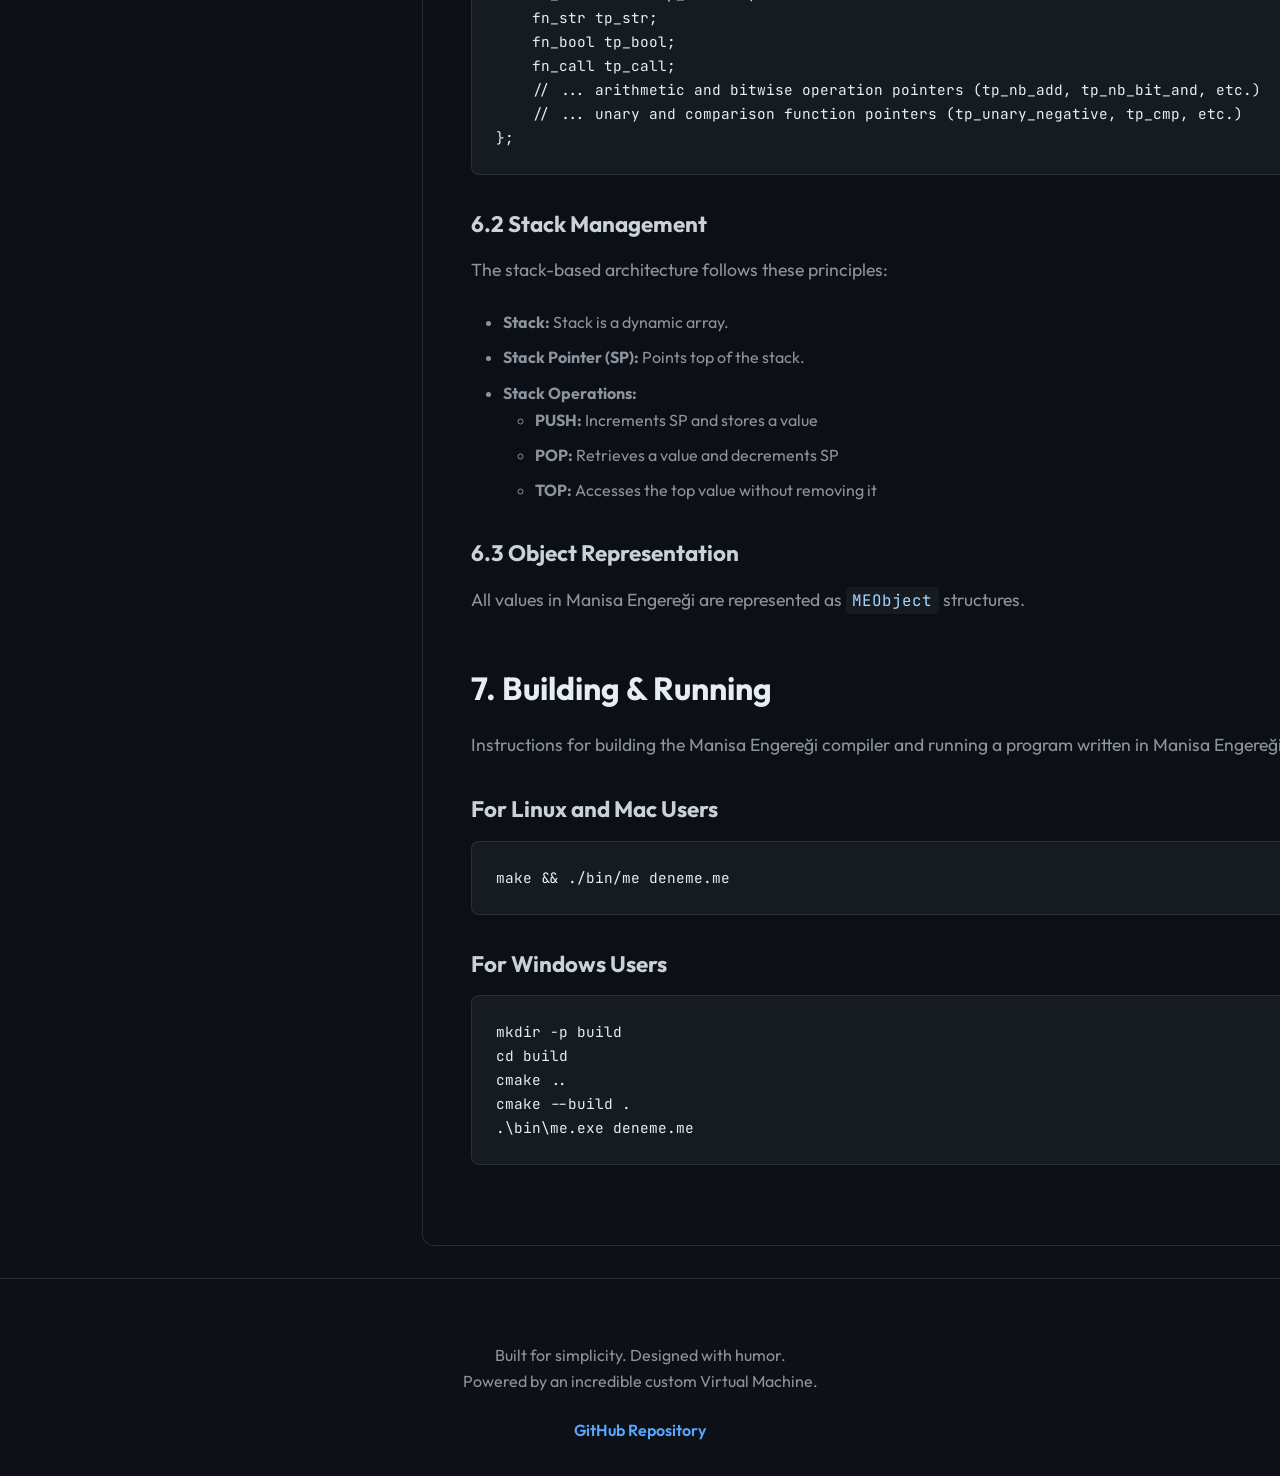
<file: docs/docs.html>
<!DOCTYPE html>
<html lang="en">

<head>
    <meta charset="UTF-8">
    <meta name="viewport" content="width=device-width, initial-scale=1.0">
    <title>Manisa Engereği | Technical Documentation</title>
    <link
        href="https://fonts.googleapis.com/css2?family=Outfit:wght@300;400;600;800&family=JetBrains+Mono:wght@400;600&display=swap"
        rel="stylesheet">
    <link rel="stylesheet" href="style.css">
</head>

<body class="wiki-body">
    <div class="glow-bg"></div>
    <header class="navbar">
        <div class="logo"><a href="index.html"
                style="text-decoration: none; color: inherit; background: inherit; -webkit-background-clip: inherit; -webkit-text-fill-color: inherit;">Manisa
                Engereği</a></div>
        <nav>
            <a href="index.html">Home</a>
            <a href="docs.html" class="active-nav">Docs</a>
            <button id="theme-toggle" class="theme-toggle" aria-label="Toggle theme">🌞</button>
            <a href="https://github.com/rft0/manisa-engeregi" class="btn btn-outline" target="_blank">GitHub</a>
        </nav>
    </header>

    <div class="wiki-layout">
        <aside class="wiki-sidebar">
            <nav class="toc">
                <h3>Table of Contents</h3>
                <ul>
                    <li><a href="#overview">Language Overview</a></li>
                    <li><a href="#grammar">Grammar & Syntax</a>
                        <ul>
                            <li><a href="#bnf">BNF</a></li>
                            <li><a href="#keywords">Keywords Table</a></li>
                        </ul>
                    </li>
                    <li><a href="#control-structures">Control Structures</a></li>
                    <li><a href="#vm">Virtual Machine Architecture</a></li>
                    <li><a href="#bytecode">Bytecode Specification</a></li>
                    <li><a href="#memory">Memory Management</a></li>
                    <li><a href="#build-run">Building & Running</a></li>
                </ul>
            </nav>
        </aside>

        <main class="wiki-content">
            <h1>Manisa Engereği Technical Documentation</h1>

            <section id="overview">
                <h2>1. Language Overview</h2>
                <p>Manisa Engereği is a general-purpose, high-level programming language designed with two goals in
                    mind: simplicity and humor. It is a dynamically typed language, meaning that variable types are not
                    explicitly declared by the programmer. Instead, all variables are defined using the keywords
                    <code>değişken</code> (variable) or <code>sabit</code> (constant).</p>
                <p>All types—even built-in functions—are derived from a unified polymorphic object model. Certain
                    commonly used control structures such as <code>for</code> loops and <code>switch</code> statements
                    have been deliberately omitted to reinforce a uniform style of decision-making, keeping the language
                    surface exceptionally minimal.</p>
            </section>

            <section id="grammar">
                <h2>2. Grammar and Syntax</h2>

                <h3 id="bnf">2.1 Backus-Naur Form (BNF)</h3>
                <p>The parser utilizes explicit block declarations with braces <code>{}</code> and semicolons
                    <code>;</code> as statement terminators, akin to standard C or JavaScript constructs.</p>
                <pre class="wiki-code"><code>&lt;program&gt; ::= &lt;stmt&gt;*
&lt;stmt&gt; ::= &lt;if_stmt&gt;
| &lt;while_stmt&gt;
| &lt;block&gt;
| &lt;method_decl&gt;
| &lt;return_stmt&gt;
| &lt;break_stmt&gt;
| &lt;continue_stmt&gt;
| &lt;expr_stmt&gt;
&lt;expr_stmt&gt; ::= &lt;expr&gt; ";"
&lt;if_stmt&gt; ::= "şayet" "(" &lt;expr&gt; ")" &lt;stmt&gt; ["değilse" &lt;stmt&gt;]
&lt;while_stmt&gt; ::= "madem" "(" &lt;expr&gt; ")" &lt;stmt&gt;
&lt;block&gt; ::= "{" &lt;stmt&gt;* "}"
&lt;method_decl&gt; ::= "marifet" IDENTIFIER "(" [&lt;parameters&gt;] ")" &lt;block&gt;
&lt;parameters&gt; ::= IDENTIFIER ("," IDENTIFIER)*
&lt;return_stmt&gt; ::= "tebliğ" [&lt;expr&gt;] ";"
&lt;break_stmt&gt; ::= "yeter" ";"
&lt;continue_stmt&gt; ::= "devam" ";"

# Expressions
&lt;expr&gt; ::= &lt;assignment&gt;
&lt;assignment&gt; ::= &lt;logical_or&gt; ( ("=" | "+=" | "-=" | "*=" | "/=" | "%=" | "&=" | "|=" | "^=" | "~=") &lt;assignment&gt; )?
&lt;logical_or&gt; ::= &lt;logical_and&gt; (&lt;logical_or_operator&gt; &lt;logical_and&gt;)*
&lt;logical_or_operator&gt; ::= "||" | "yahut"
&lt;logical_and&gt; ::= &lt;equality&gt; (&lt;logical_and_operator&gt; &lt;equality&gt;)*
&lt;logical_and_operator&gt; ::= "&&" | "ve"
&lt;equality&gt; ::= &lt;comparison&gt; (("==" | "!=") &lt;comparison&gt;)*
&lt;comparison&gt; ::= &lt;bitwise_or&gt; (("&lt;" | "&lt;=" | "&gt;" | "&gt;=") &lt;bitwise_or&gt;)*
&lt;bitwise_or&gt; ::= &lt;bitwise_xor&gt; ("|" &lt;bitwise_xor&gt;)*
&lt;bitwise_xor&gt; ::= &lt;bitwise_and&gt; ("^" &lt;bitwise_and&gt;)*
&lt;bitwise_and&gt; ::= &lt;shift&gt; ("&" &lt;shift&gt;)*
&lt;shift&gt; ::= &lt;term&gt; (("&lt;&lt;" | "&gt;&gt;") &lt;term&gt;)*
&lt;term&gt; ::= &lt;factor&gt; (("+" | "-") &lt;factor&gt;)*
&lt;factor&gt; ::= &lt;unary&gt; (("*" | "/" | "%") &lt;unary&gt;)
&lt;unary&gt; ::= ("-" | "!" | "~" | "gayrı") &lt;unary&gt;
| &lt;postfix&gt;
&lt;postfix&gt; ::= &lt;primary&gt; ("++" | "--")?
&lt;primary&gt; ::= IDENTIFIER
| IDENTIFIER "(" [&lt;arguments&gt;] ")"
| INTEGER
| FLOAT
| STRING
| "(" &lt;expr&gt; ")"
&lt;arguments&gt; ::= &lt;expr&gt; ("," &lt;expr&gt;)*

# Terminals (Tokens)
IDENTIFIER ::= [a-zA-Z_][a-zA-Z0-9_]*
INTEGER ::= [0-9]+
FLOAT ::= [0-9]+\.[0-9]+
STRING ::= """ .* """
NEWLINE ::= ";"
COMMENT ::= # .* NEWLINE</code></pre>

                <h3 id="keywords">2.2 Keywords Look-up Table</h3>
                <p>Manisa Engereği intrinsically supports Turkish characters in identifiers and keywords. Here is how
                    standard programming terms map to Manisa constants:</p>
                <table class="wiki-table">
                    <thead>
                        <tr>
                            <th>Other Languages</th>
                            <th>Manisa Engereği</th>
                            <th>Description</th>
                        </tr>
                    </thead>
                    <tbody>
                        <tr>
                            <td><code>const</code></td>
                            <td><code>sabit</code></td>
                            <td>Constant declaration</td>
                        </tr>
                        <tr>
                            <td><code>let / var</code></td>
                            <td><code>değişken</code></td>
                            <td>Variable declaration</td>
                        </tr>
                        <tr>
                            <td><code>and</code> / <code>&&</code></td>
                            <td><code>ve</code> / <code>&&</code></td>
                            <td>Logical AND</td>
                        </tr>
                        <tr>
                            <td><code>or</code> / <code>||</code></td>
                            <td><code>yahut</code> / <code>||</code></td>
                            <td>Logical OR</td>
                        </tr>
                        <tr>
                            <td><code>if</code></td>
                            <td><code>şayet</code></td>
                            <td>If condition</td>
                        </tr>
                        <tr>
                            <td><code>else</code></td>
                            <td><code>değilse</code></td>
                            <td>Else condition</td>
                        </tr>
                        <tr>
                            <td><code>while</code></td>
                            <td><code>madem</code></td>
                            <td>While loop</td>
                        </tr>
                        <tr>
                            <td><code>function</code></td>
                            <td><code>marifet</code></td>
                            <td>Function declaration</td>
                        </tr>
                        <tr>
                            <td><code>return</code></td>
                            <td><code>tebliğ</code></td>
                            <td>Return statement</td>
                        </tr>
                        <tr>
                            <td><code>break</code></td>
                            <td><code>yeter</code></td>
                            <td>Break out of loop</td>
                        </tr>
                        <tr>
                            <td><code>continue</code></td>
                            <td><code>devam</code></td>
                            <td>Continue loop</td>
                        </tr>
                        <tr>
                            <td><code>none</code></td>
                            <td><code>yok</code></td>
                            <td>Null/None value</td>
                        </tr>
                        <tr>
                            <td><code>not</code> / <code>!</code></td>
                            <td><code>gayrı</code> / <code>!</code></td>
                            <td>Logical NOT</td>
                        </tr>
                    </tbody>
                </table>
            </section>

            <section id="control-structures">
                <h2>3. Control Structures</h2>
                <p>Manisa Engereği supports only two control structures: the if statement and the while loop. These
                    constructs are fundamental to nearly all programming languages, and they are sufficient for
                    expressing most conditional logic and repetition patterns. In line with the language’s minimalist
                    philosophy, we intentionally excluded other control structures such as for loops and switch cases,
                    as discussed in the previous section.</p>

                <p>The keywords used for control structures in Manisa Engereği reflect the language’s humorous and
                    culturally specific character:</p>
                <ul>
                    <li><strong><code>şayet</code></strong> — used to introduce an if condition</li>
                    <li><strong><code>değilse</code></strong> — used for the else clause<br><em>(Note:
                            <code>değilse</code> and <code>şayet</code> can be used respectively to create an else if
                            block.)</em></li>
                    <li><strong><code>madem</code></strong> — used to begin a while loop</li>
                </ul>

                <p>These keywords are both functional and playful, aiming to bring a smile to Turkish-speaking
                    programmers while remaining clear in their intent.</p>
                <p><em>Note: Manisa engereği can parse and interpret complex expressions like assignments / compound
                        assignments in conditions.</em></p>
            </section>

            <section id="vm">
                <h2>4. Virtual Machine Architecture</h2>
                <p>The Manisa Engereği virtual machine (VM) is a stack-based interpreter that executes compiled
                    bytecode.</p>

                <h3>4.1 Core Components</h3>
                <p>The VM consists of several key components:</p>
                <ul>
                    <li><strong>Instruction Pointer (IP):</strong> Tracks the current bytecode instruction being
                        executed</li>
                    <li><strong>Stack Pointer (SP):</strong> Points to the top of the stack</li>
                    <li><strong>Stack:</strong> Stores <code>MEObject*</code> pointers</li>
                    <li><strong>Constant Pool:</strong> Contains all literal values used in the program</li>
                    <li><strong>Global Variables:</strong> Stores all global variable references</li>
                    <li><strong>Local Variables:</strong> Stores variables local to the current scope</li>
                </ul>

                <h3>4.2 Execution Model</h3>
                <p>The VM follows a simple execution cycle:</p>
                <ol>
                    <li>Fetch the next bytecode operation</li>
                    <li>Decode the operation</li>
                    <li>Execute the operation</li>
                    <li>Repeat until program completion or error</li>
                </ol>
                <p>This cycle continues until either:</p>
                <ul>
                    <li>All bytecode instructions have been executed</li>
                    <li>A <code>tebliğ</code> (return) instruction is encountered</li>
                    <li>An error condition occurs</li>
                </ul>
            </section>

            <section id="bytecode">
                <h2>5. Bytecode Specification</h2>
                <p>Instruction formats consist of a strict 1-byte opcode mapped typically alongside static operand
                    bytes. Current opcodes natively recognized include:</p>
                <div style="overflow-x:auto;">
                    <table class="wiki-table">
                        <thead>
                            <tr>
                                <th>Opcode (Name)</th>
                                <th>Description</th>
                                <th>Operands</th>
                            </tr>
                        </thead>
                        <tbody>
                            <tr>
                                <td><code>CO_OP_NOP</code></td>
                                <td>No operation</td>
                                <td>None</td>
                            </tr>
                            <tr>
                                <td><code>CO_OP_POP</code></td>
                                <td>Pop top value</td>
                                <td>None</td>
                            </tr>
                            <tr>
                                <td><code>CO_OP_LOAD_CONST</code></td>
                                <td>Load constant</td>
                                <td>2-byte, constant index</td>
                            </tr>
                            <tr>
                                <td><code>CO_OP_LOAD_GLOBAL</code></td>
                                <td>Load global variable</td>
                                <td>2-byte, global index</td>
                            </tr>
                            <tr>
                                <td><code>CO_OP_LOAD_VARIABLE</code></td>
                                <td>Load local variable</td>
                                <td>2-byte, local index</td>
                            </tr>
                            <tr>
                                <td><code>CO_OP_STORE_GLOBAL</code></td>
                                <td>Store global value</td>
                                <td>2-byte, global index</td>
                            </tr>
                            <tr>
                                <td><code>CO_OP_STORE_VARIABLE</code></td>
                                <td>Store local value</td>
                                <td>2-byte, local index</td>
                            </tr>
                            <tr>
                                <td><code>CO_OP_BINARY_OP</code></td>
                                <td>Binary arithmetic/logical operation</td>
                                <td>1-byte, operation type</td>
                            </tr>
                            <tr>
                                <td><code>CO_OP_UNARY_OP</code></td>
                                <td>Unary operation</td>
                                <td>1-byte, operation type</td>
                            </tr>
                            <tr>
                                <td><code>CO_OP_CALL_FUNCTION</code></td>
                                <td>Call a function</td>
                                <td>1-byte, argument count</td>
                            </tr>
                            <tr>
                                <td><code>CO_OP_RETURN</code></td>
                                <td>Return from function</td>
                                <td>None</td>
                            </tr>
                            <tr>
                                <td><code>CO_OP_JUMP_IF_FALSE</code></td>
                                <td>Conditional jump if false</td>
                                <td>2-byte, jump offset</td>
                            </tr>
                            <tr>
                                <td><code>CO_OP_JUMP_REL</code></td>
                                <td>Unconditional relative jump</td>
                                <td>2-byte, jump offset</td>
                            </tr>
                        </tbody>
                    </table>
                </div>

                <h3>5.2 Binary Operations</h3>
                <p>The VM supports the following binary operations, encoded as 1-byte operand values:</p>
                <ul>
                    <li><code>BIN_ASSIGN</code> &mdash; Variable assignment</li>
                    <li><code>BIN_ADD</code> &mdash; Addition</li>
                    <li><code>BIN_SUB</code> &mdash; Subtraction</li>
                    <li><code>BIN_MUL</code> &mdash; Multiplication</li>
                    <li><code>BIN_DIV</code> &mdash; Division</li>
                    <li><code>BIN_MOD</code> &mdash; Modulo</li>
                    <li><code>BIN_EQ</code> &mdash; Equality</li>
                    <li><code>BIN_NEQ</code> &mdash; Inequality</li>
                    <li><code>BIN_LT</code> &mdash; Less than</li>
                    <li><code>BIN_LTE</code> &mdash; Less or equal</li>
                    <li><code>BIN_GT</code> &mdash; Greater than</li>
                    <li><code>BIN_GTE</code> &mdash; Greater or equal</li>
                    <li><code>BIN_BIT_AND</code> &mdash; Bitwise AND</li>
                    <li><code>BIN_BIT_OR</code> &mdash; Bitwise OR</li>
                    <li><code>BIN_BIT_XOR</code> &mdash; Bitwise XOR</li>
                    <li><code>BIN_BIT_LSHIFT</code> &mdash; Left shift</li>
                    <li><code>BIN_BIT_RSHIFT</code> &mdash; Right shift</li>
                    <li><code>BIN_AND</code> &mdash; Logical AND</li>
                    <li><code>BIN_OR</code> &mdash; Logical OR</li>
                </ul>

                <h3>5.3 Unary Operations</h3>
                <p>The VM supports these unary operations:</p>
                <ul>
                    <li><code>UNARY_NEGATIVE</code> &mdash; Numeric negation (-)</li>
                    <li><code>UNARY_POSITIVE</code> &mdash; Numeric positive (+)</li>
                    <li><code>UNARY_LOGICAL_NOT</code> &mdash; Logical NOT (!, gayrı)</li>
                    <li><code>UNARY_PRE_INC</code> &mdash; Pre-increment (++X)</li>
                    <li><code>UNARY_PRE_DEC</code> &mdash; Pre-decrement (--X)</li>
                    <li><code>UNARY_POST_INC</code> &mdash; Post-increment (X++)</li>
                    <li><code>UNARY_POST_DEC</code> &mdash; Post-decrement (X--)</li>
                </ul>
                <p><em>Note: Those unary operators get expanded to binary operations with one at bytecode generation so
                        they do not directly live in bytecode.</em></p>
            </section>

            <section id="memory">
                <h2>6. Memory Management</h2>
                <p>Manisa Engereği uses reference counting for garbage collecting. Every Manisa Engereği Object
                    (<code>MEObject*</code>) has its own <code>ob_refcount</code> which is initialized to 1 at start.
                    The VM decrements and increments this reference count using macros (<code>ME_DECREF</code>,
                    <code>ME_INCREF</code>) wherever those objects are interacted with.</p>

                <p>While reference counting is sufficient for most scenarios, it is problematic when objects have
                    references to each other (cyclic references). A potential future solution is implementing a
                    mark-and-sweep garbage collector alongside reference counting.</p>

                <h3>6.1 MEObject</h3>
                <p><code>MEObject</code> structures are generic and act as the backbone of the interpreter. They mimic
                    polymorphism and inheritance in C, making internal functions very useful for potential future class
                    implementations where operator overloading is handled by changing function pointers.</p>
                <pre class="wiki-code"><code>typedef struct {
    size_t ob_refcount;    // Reference count of object
    METypeObject* ob_type; // Pointer to the type object
} MEObject;</code></pre>

                <p>Every built-in object extends this definition and links to its own type object. Type objects are
                    created statically at compile time if there is no inheritance (<code>tp_base == NULL</code>).</p>

                <pre class="wiki-code"><code>struct METypeObject {
    const char* tp_name;
    METypeObject* tp_base;
    size_t tp_sizeof;
    fn_destructor tp_dealloc;
    fn_str tp_str;
    fn_bool tp_bool;
    fn_call tp_call;
    // ... arithmetic and bitwise operation pointers (tp_nb_add, tp_nb_bit_and, etc.)
    // ... unary and comparison function pointers (tp_unary_negative, tp_cmp, etc.)
};</code></pre>

                <h3>6.2 Stack Management</h3>
                <p>The stack-based architecture follows these principles:</p>
                <ul>
                    <li><strong>Stack:</strong> Stack is a dynamic array.</li>
                    <li><strong>Stack Pointer (SP):</strong> Points top of the stack.</li>
                    <li><strong>Stack Operations:</strong>
                        <ul>
                            <li><strong>PUSH:</strong> Increments SP and stores a value</li>
                            <li><strong>POP:</strong> Retrieves a value and decrements SP</li>
                            <li><strong>TOP:</strong> Accesses the top value without removing it</li>
                        </ul>
                    </li>
                </ul>

                <h3>6.3 Object Representation</h3>
                <p>All values in Manisa Engereği are represented as <code>MEObject</code> structures.</p>
            </section>

            <section id="build-run">
                <h2>7. Building & Running</h2>
                <p>Instructions for building the Manisa Engereği compiler and running a program written in Manisa
                    Engereği:</p>

                <h3>For Linux and Mac Users</h3>
                <pre class="wiki-code"><code>make &amp;&amp; ./bin/me deneme.me</code></pre>

                <h3>For Windows Users</h3>
                <pre class="wiki-code"><code>mkdir -p build
cd build
cmake ..
cmake --build .
.\bin\me.exe deneme.me</code></pre>
            </section>

        </main>
    </div>

    <footer>
        <p>Built for simplicity. Designed with humor. <br> Powered by an incredible custom Virtual Machine.</p>
        <div class="links">
            <a href="https://github.com/rft0/manisa-engeregi" target="_blank">GitHub Repository</a>
        </div>
    </footer>
    <script src="main.js"></script>
</body>

</html>
</file>
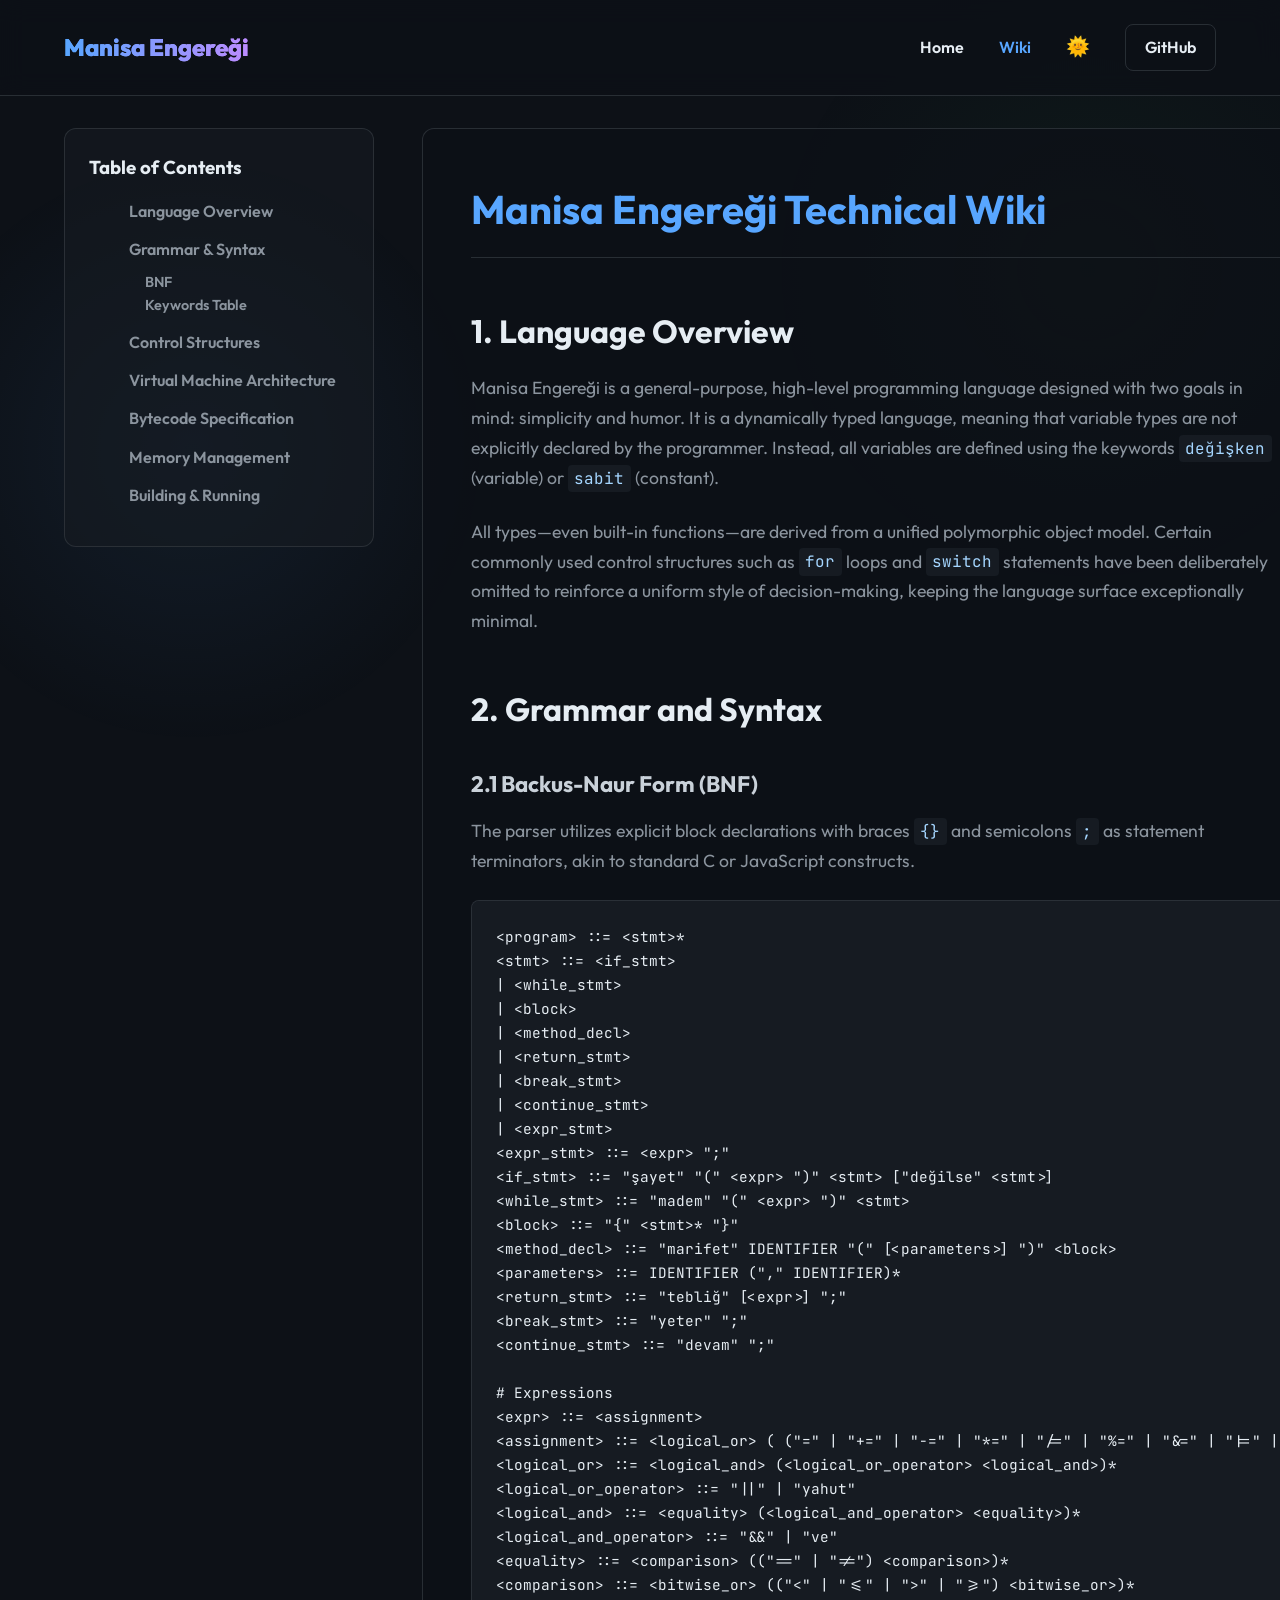
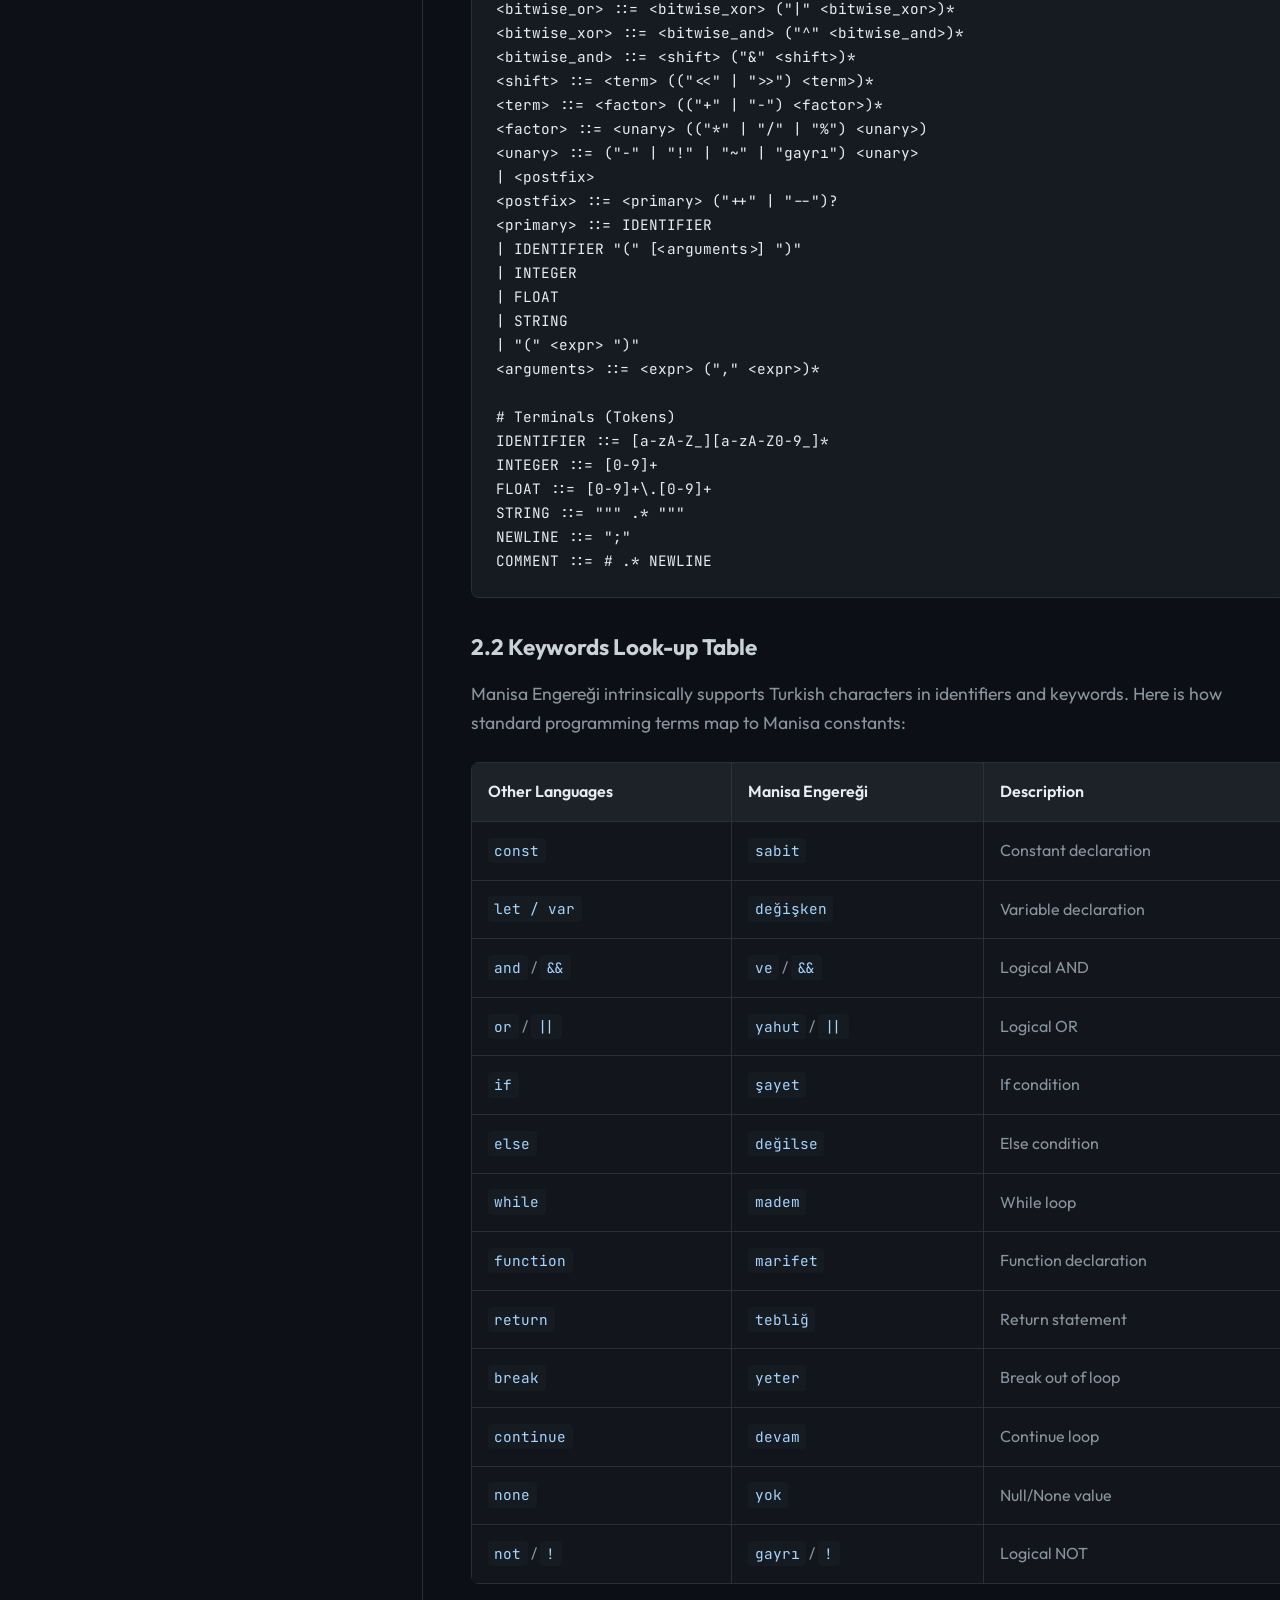
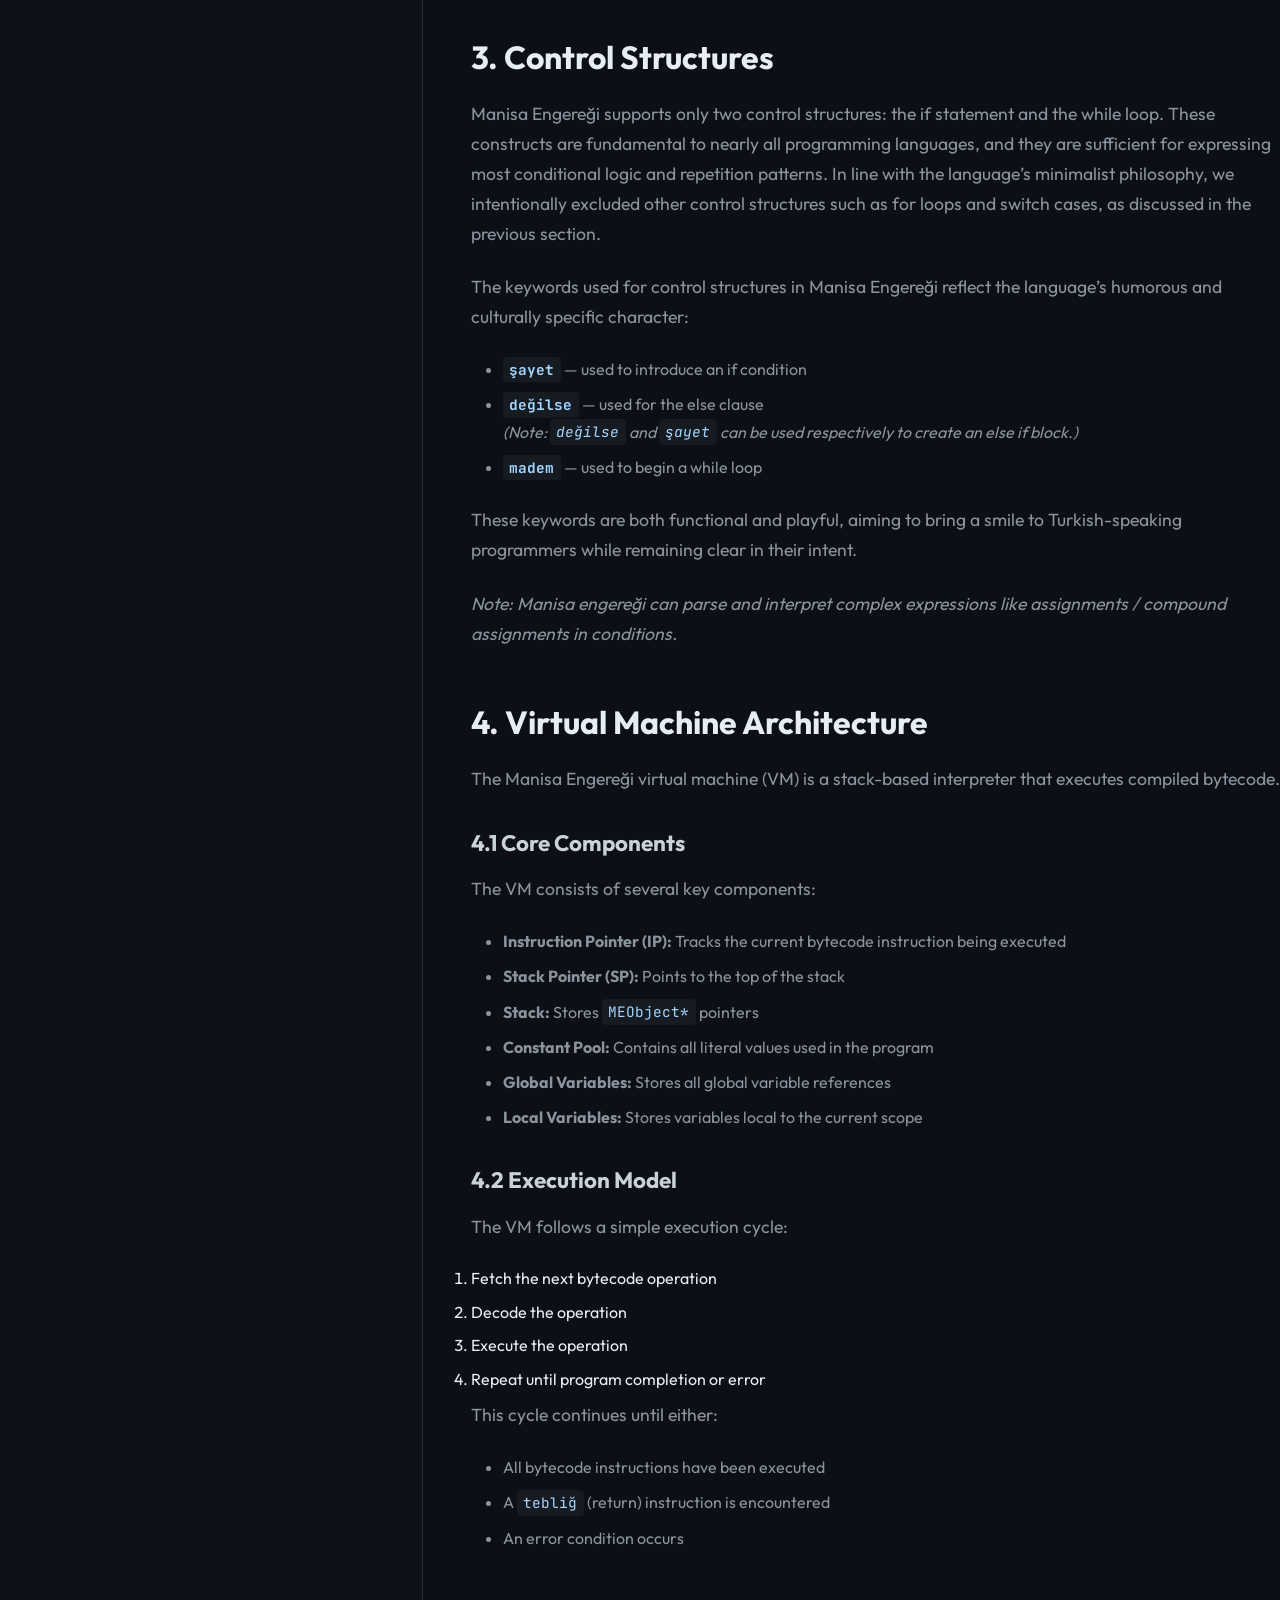
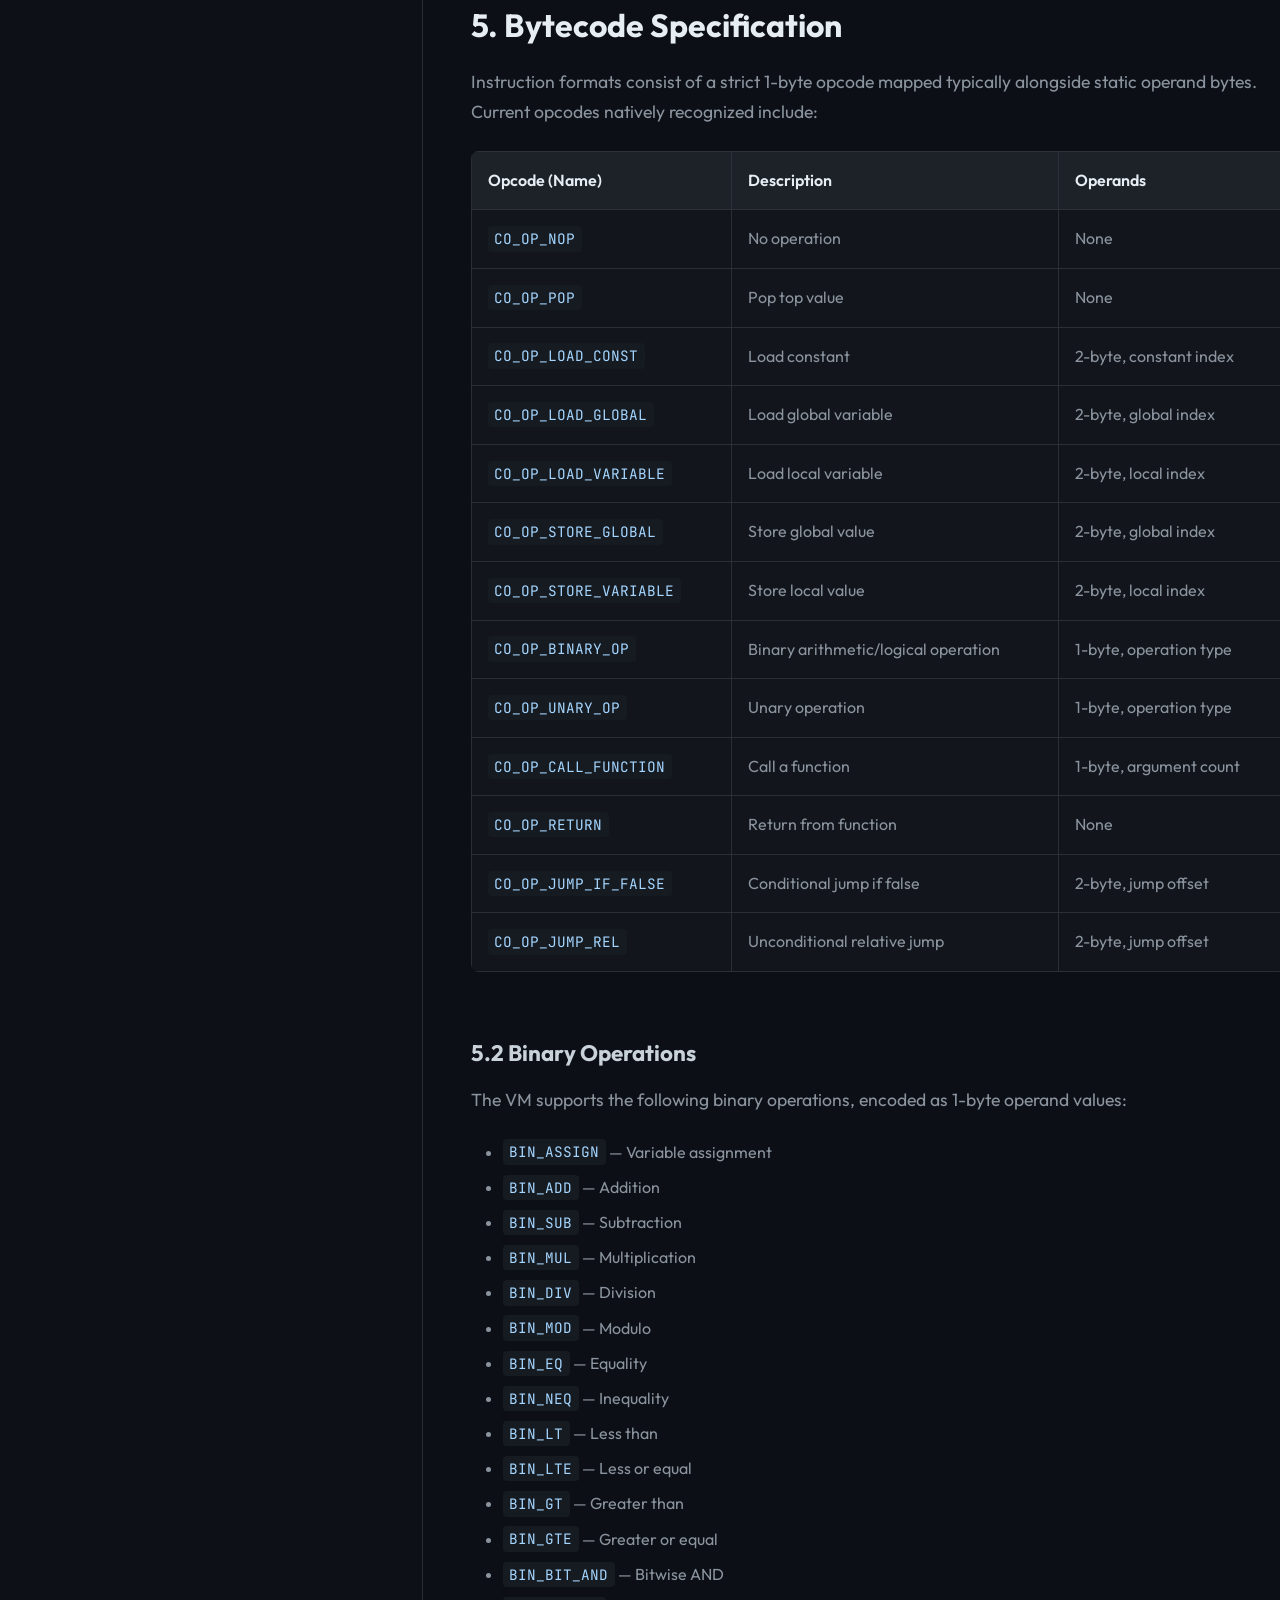
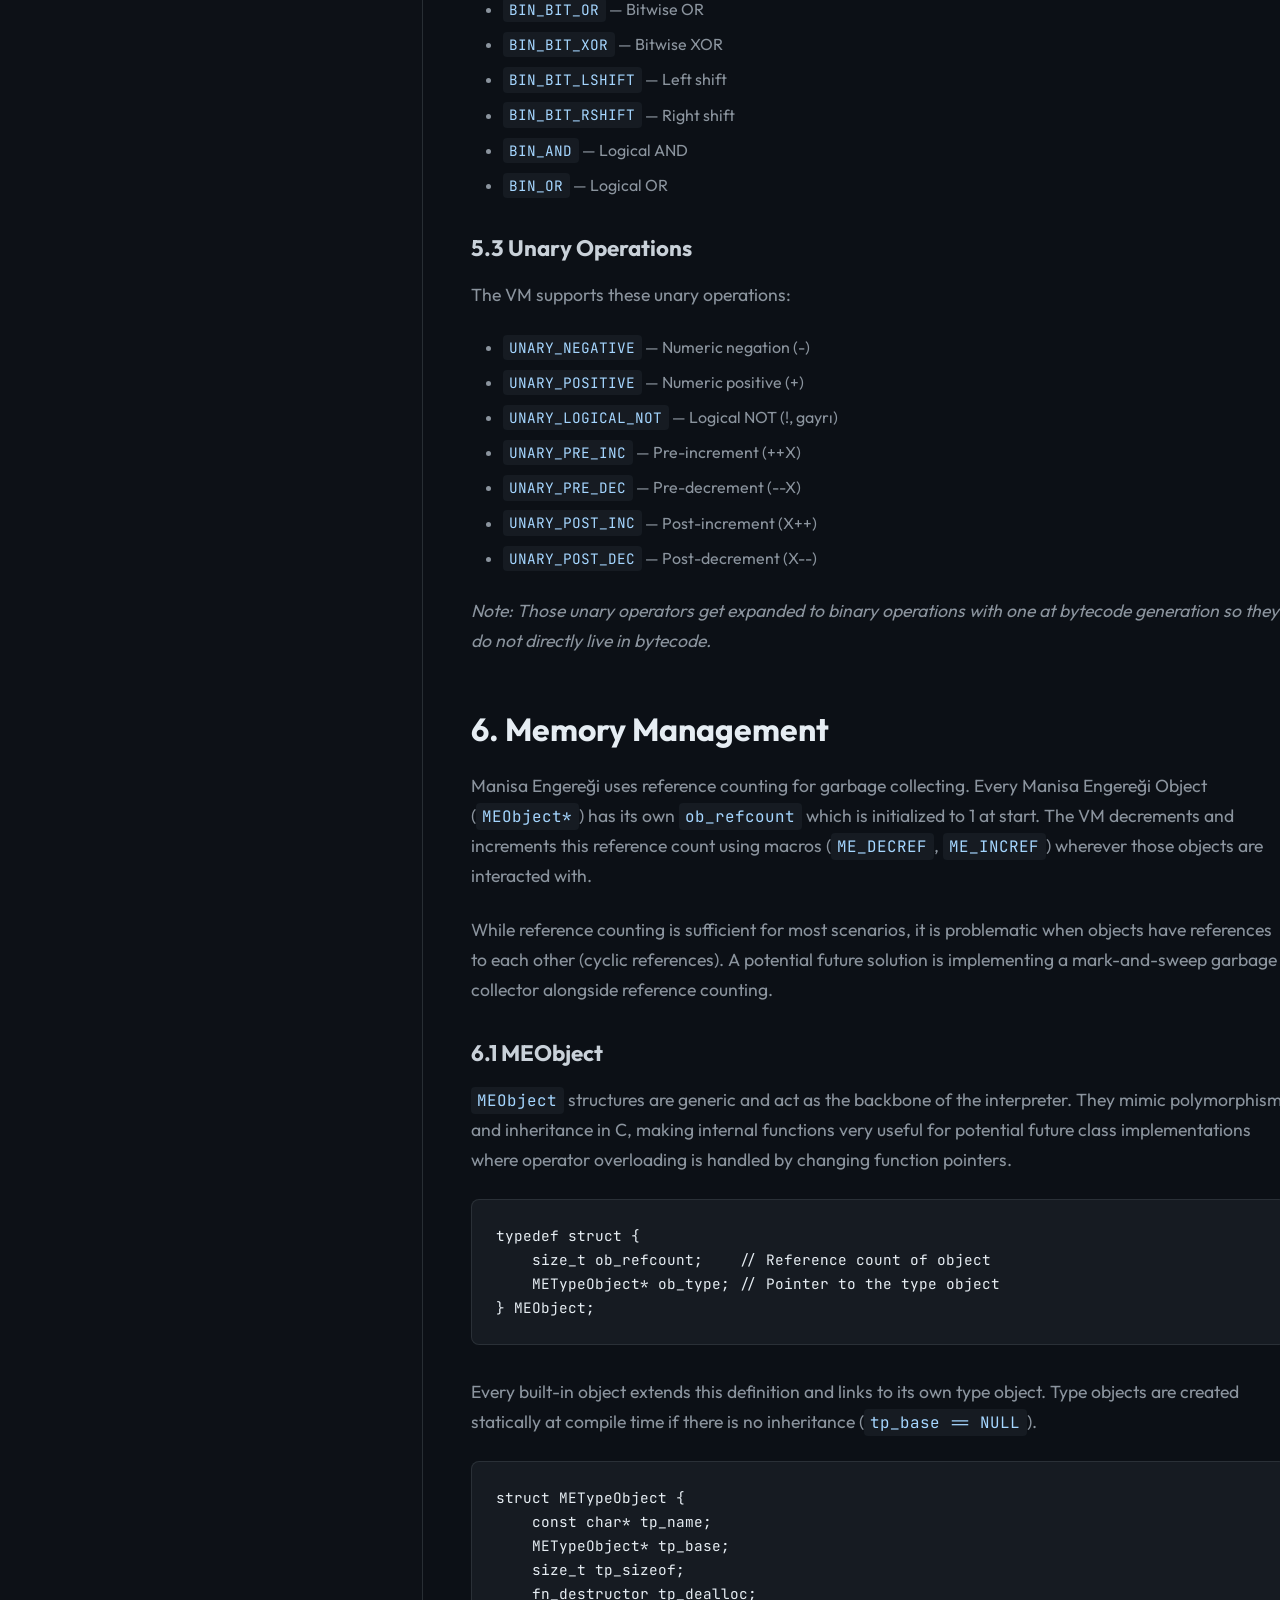
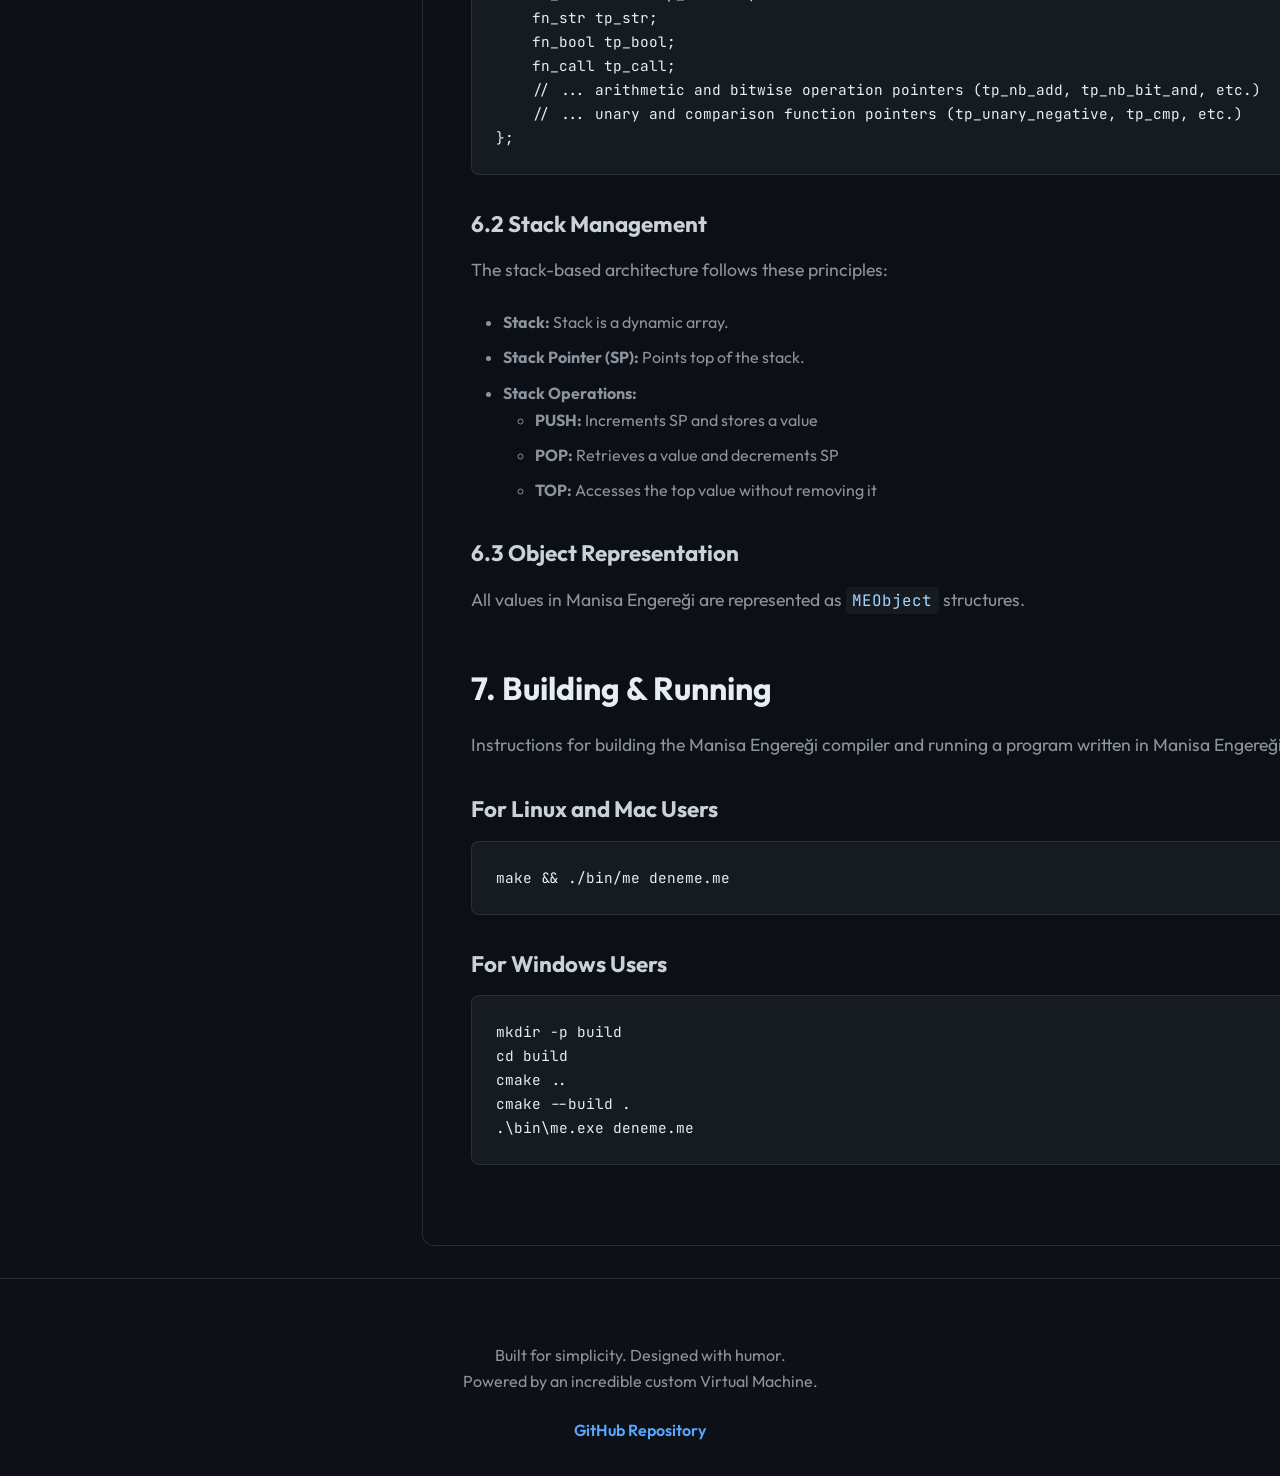
<file: docs/wiki.html>
<!DOCTYPE html>
<html lang="en">

<head>
    <meta charset="UTF-8">
    <meta name="viewport" content="width=device-width, initial-scale=1.0">
    <title>Manisa Engereği | Technical Wiki</title>
    <link
        href="https://fonts.googleapis.com/css2?family=Outfit:wght@300;400;600;800&family=JetBrains+Mono:wght@400;600&display=swap"
        rel="stylesheet">
    <link rel="stylesheet" href="style.css">
</head>

<body class="wiki-body">
    <div class="glow-bg"></div>
    <header class="navbar">
        <div class="logo"><a href="index.html"
                style="text-decoration: none; color: inherit; background: inherit; -webkit-background-clip: inherit; -webkit-text-fill-color: inherit;">Manisa
                Engereği</a></div>
        <nav>
            <a href="index.html">Home</a>
            <a href="wiki.html" class="active-nav">Wiki</a>
            <button id="theme-toggle" class="theme-toggle" aria-label="Toggle theme">🌞</button>
            <a href="https://github.com/rft0/manisa-engeregi" class="btn btn-outline" target="_blank">GitHub</a>
        </nav>
    </header>

    <div class="wiki-layout">
        <aside class="wiki-sidebar">
            <nav class="toc">
                <h3>Table of Contents</h3>
                <ul>
                    <li><a href="#overview">Language Overview</a></li>
                    <li><a href="#grammar">Grammar & Syntax</a>
                        <ul>
                            <li><a href="#bnf">BNF</a></li>
                            <li><a href="#keywords">Keywords Table</a></li>
                        </ul>
                    </li>
                    <li><a href="#control-structures">Control Structures</a></li>
                    <li><a href="#vm">Virtual Machine Architecture</a></li>
                    <li><a href="#bytecode">Bytecode Specification</a></li>
                    <li><a href="#memory">Memory Management</a></li>
                    <li><a href="#build-run">Building & Running</a></li>
                </ul>
            </nav>
        </aside>

        <main class="wiki-content">
            <h1>Manisa Engereği Technical Wiki</h1>

            <section id="overview">
                <h2>1. Language Overview</h2>
                <p>Manisa Engereği is a general-purpose, high-level programming language designed with two goals in
                    mind: simplicity and humor. It is a dynamically typed language, meaning that variable types are not
                    explicitly declared by the programmer. Instead, all variables are defined using the keywords
                    <code>değişken</code> (variable) or <code>sabit</code> (constant).</p>
                <p>All types—even built-in functions—are derived from a unified polymorphic object model. Certain
                    commonly used control structures such as <code>for</code> loops and <code>switch</code> statements
                    have been deliberately omitted to reinforce a uniform style of decision-making, keeping the language
                    surface exceptionally minimal.</p>
            </section>

            <section id="grammar">
                <h2>2. Grammar and Syntax</h2>

                <h3 id="bnf">2.1 Backus-Naur Form (BNF)</h3>
                <p>The parser utilizes explicit block declarations with braces <code>{}</code> and semicolons
                    <code>;</code> as statement terminators, akin to standard C or JavaScript constructs.</p>
                <pre class="wiki-code"><code>&lt;program&gt; ::= &lt;stmt&gt;*
&lt;stmt&gt; ::= &lt;if_stmt&gt;
| &lt;while_stmt&gt;
| &lt;block&gt;
| &lt;method_decl&gt;
| &lt;return_stmt&gt;
| &lt;break_stmt&gt;
| &lt;continue_stmt&gt;
| &lt;expr_stmt&gt;
&lt;expr_stmt&gt; ::= &lt;expr&gt; ";"
&lt;if_stmt&gt; ::= "şayet" "(" &lt;expr&gt; ")" &lt;stmt&gt; ["değilse" &lt;stmt&gt;]
&lt;while_stmt&gt; ::= "madem" "(" &lt;expr&gt; ")" &lt;stmt&gt;
&lt;block&gt; ::= "{" &lt;stmt&gt;* "}"
&lt;method_decl&gt; ::= "marifet" IDENTIFIER "(" [&lt;parameters&gt;] ")" &lt;block&gt;
&lt;parameters&gt; ::= IDENTIFIER ("," IDENTIFIER)*
&lt;return_stmt&gt; ::= "tebliğ" [&lt;expr&gt;] ";"
&lt;break_stmt&gt; ::= "yeter" ";"
&lt;continue_stmt&gt; ::= "devam" ";"

# Expressions
&lt;expr&gt; ::= &lt;assignment&gt;
&lt;assignment&gt; ::= &lt;logical_or&gt; ( ("=" | "+=" | "-=" | "*=" | "/=" | "%=" | "&=" | "|=" | "^=" | "~=") &lt;assignment&gt; )?
&lt;logical_or&gt; ::= &lt;logical_and&gt; (&lt;logical_or_operator&gt; &lt;logical_and&gt;)*
&lt;logical_or_operator&gt; ::= "||" | "yahut"
&lt;logical_and&gt; ::= &lt;equality&gt; (&lt;logical_and_operator&gt; &lt;equality&gt;)*
&lt;logical_and_operator&gt; ::= "&&" | "ve"
&lt;equality&gt; ::= &lt;comparison&gt; (("==" | "!=") &lt;comparison&gt;)*
&lt;comparison&gt; ::= &lt;bitwise_or&gt; (("&lt;" | "&lt;=" | "&gt;" | "&gt;=") &lt;bitwise_or&gt;)*
&lt;bitwise_or&gt; ::= &lt;bitwise_xor&gt; ("|" &lt;bitwise_xor&gt;)*
&lt;bitwise_xor&gt; ::= &lt;bitwise_and&gt; ("^" &lt;bitwise_and&gt;)*
&lt;bitwise_and&gt; ::= &lt;shift&gt; ("&" &lt;shift&gt;)*
&lt;shift&gt; ::= &lt;term&gt; (("&lt;&lt;" | "&gt;&gt;") &lt;term&gt;)*
&lt;term&gt; ::= &lt;factor&gt; (("+" | "-") &lt;factor&gt;)*
&lt;factor&gt; ::= &lt;unary&gt; (("*" | "/" | "%") &lt;unary&gt;)
&lt;unary&gt; ::= ("-" | "!" | "~" | "gayrı") &lt;unary&gt;
| &lt;postfix&gt;
&lt;postfix&gt; ::= &lt;primary&gt; ("++" | "--")?
&lt;primary&gt; ::= IDENTIFIER
| IDENTIFIER "(" [&lt;arguments&gt;] ")"
| INTEGER
| FLOAT
| STRING
| "(" &lt;expr&gt; ")"
&lt;arguments&gt; ::= &lt;expr&gt; ("," &lt;expr&gt;)*

# Terminals (Tokens)
IDENTIFIER ::= [a-zA-Z_][a-zA-Z0-9_]*
INTEGER ::= [0-9]+
FLOAT ::= [0-9]+\.[0-9]+
STRING ::= """ .* """
NEWLINE ::= ";"
COMMENT ::= # .* NEWLINE</code></pre>

                <h3 id="keywords">2.2 Keywords Look-up Table</h3>
                <p>Manisa Engereği intrinsically supports Turkish characters in identifiers and keywords. Here is how
                    standard programming terms map to Manisa constants:</p>
                <table class="wiki-table">
                    <thead>
                        <tr>
                            <th>Other Languages</th>
                            <th>Manisa Engereği</th>
                            <th>Description</th>
                        </tr>
                    </thead>
                    <tbody>
                        <tr>
                            <td><code>const</code></td>
                            <td><code>sabit</code></td>
                            <td>Constant declaration</td>
                        </tr>
                        <tr>
                            <td><code>let / var</code></td>
                            <td><code>değişken</code></td>
                            <td>Variable declaration</td>
                        </tr>
                        <tr>
                            <td><code>and</code> / <code>&&</code></td>
                            <td><code>ve</code> / <code>&&</code></td>
                            <td>Logical AND</td>
                        </tr>
                        <tr>
                            <td><code>or</code> / <code>||</code></td>
                            <td><code>yahut</code> / <code>||</code></td>
                            <td>Logical OR</td>
                        </tr>
                        <tr>
                            <td><code>if</code></td>
                            <td><code>şayet</code></td>
                            <td>If condition</td>
                        </tr>
                        <tr>
                            <td><code>else</code></td>
                            <td><code>değilse</code></td>
                            <td>Else condition</td>
                        </tr>
                        <tr>
                            <td><code>while</code></td>
                            <td><code>madem</code></td>
                            <td>While loop</td>
                        </tr>
                        <tr>
                            <td><code>function</code></td>
                            <td><code>marifet</code></td>
                            <td>Function declaration</td>
                        </tr>
                        <tr>
                            <td><code>return</code></td>
                            <td><code>tebliğ</code></td>
                            <td>Return statement</td>
                        </tr>
                        <tr>
                            <td><code>break</code></td>
                            <td><code>yeter</code></td>
                            <td>Break out of loop</td>
                        </tr>
                        <tr>
                            <td><code>continue</code></td>
                            <td><code>devam</code></td>
                            <td>Continue loop</td>
                        </tr>
                        <tr>
                            <td><code>none</code></td>
                            <td><code>yok</code></td>
                            <td>Null/None value</td>
                        </tr>
                        <tr>
                            <td><code>not</code> / <code>!</code></td>
                            <td><code>gayrı</code> / <code>!</code></td>
                            <td>Logical NOT</td>
                        </tr>
                    </tbody>
                </table>
            </section>

            <section id="control-structures">
                <h2>3. Control Structures</h2>
                <p>Manisa Engereği supports only two control structures: the if statement and the while loop. These
                    constructs are fundamental to nearly all programming languages, and they are sufficient for
                    expressing most conditional logic and repetition patterns. In line with the language’s minimalist
                    philosophy, we intentionally excluded other control structures such as for loops and switch cases,
                    as discussed in the previous section.</p>

                <p>The keywords used for control structures in Manisa Engereği reflect the language’s humorous and
                    culturally specific character:</p>
                <ul>
                    <li><strong><code>şayet</code></strong> — used to introduce an if condition</li>
                    <li><strong><code>değilse</code></strong> — used for the else clause<br><em>(Note:
                            <code>değilse</code> and <code>şayet</code> can be used respectively to create an else if
                            block.)</em></li>
                    <li><strong><code>madem</code></strong> — used to begin a while loop</li>
                </ul>

                <p>These keywords are both functional and playful, aiming to bring a smile to Turkish-speaking
                    programmers while remaining clear in their intent.</p>
                <p><em>Note: Manisa engereği can parse and interpret complex expressions like assignments / compound
                        assignments in conditions.</em></p>
            </section>

            <section id="vm">
                <h2>4. Virtual Machine Architecture</h2>
                <p>The Manisa Engereği virtual machine (VM) is a stack-based interpreter that executes compiled
                    bytecode.</p>

                <h3>4.1 Core Components</h3>
                <p>The VM consists of several key components:</p>
                <ul>
                    <li><strong>Instruction Pointer (IP):</strong> Tracks the current bytecode instruction being
                        executed</li>
                    <li><strong>Stack Pointer (SP):</strong> Points to the top of the stack</li>
                    <li><strong>Stack:</strong> Stores <code>MEObject*</code> pointers</li>
                    <li><strong>Constant Pool:</strong> Contains all literal values used in the program</li>
                    <li><strong>Global Variables:</strong> Stores all global variable references</li>
                    <li><strong>Local Variables:</strong> Stores variables local to the current scope</li>
                </ul>

                <h3>4.2 Execution Model</h3>
                <p>The VM follows a simple execution cycle:</p>
                <ol>
                    <li>Fetch the next bytecode operation</li>
                    <li>Decode the operation</li>
                    <li>Execute the operation</li>
                    <li>Repeat until program completion or error</li>
                </ol>
                <p>This cycle continues until either:</p>
                <ul>
                    <li>All bytecode instructions have been executed</li>
                    <li>A <code>tebliğ</code> (return) instruction is encountered</li>
                    <li>An error condition occurs</li>
                </ul>
            </section>

            <section id="bytecode">
                <h2>5. Bytecode Specification</h2>
                <p>Instruction formats consist of a strict 1-byte opcode mapped typically alongside static operand
                    bytes. Current opcodes natively recognized include:</p>
                <div style="overflow-x:auto;">
                    <table class="wiki-table">
                        <thead>
                            <tr>
                                <th>Opcode (Name)</th>
                                <th>Description</th>
                                <th>Operands</th>
                            </tr>
                        </thead>
                        <tbody>
                            <tr>
                                <td><code>CO_OP_NOP</code></td>
                                <td>No operation</td>
                                <td>None</td>
                            </tr>
                            <tr>
                                <td><code>CO_OP_POP</code></td>
                                <td>Pop top value</td>
                                <td>None</td>
                            </tr>
                            <tr>
                                <td><code>CO_OP_LOAD_CONST</code></td>
                                <td>Load constant</td>
                                <td>2-byte, constant index</td>
                            </tr>
                            <tr>
                                <td><code>CO_OP_LOAD_GLOBAL</code></td>
                                <td>Load global variable</td>
                                <td>2-byte, global index</td>
                            </tr>
                            <tr>
                                <td><code>CO_OP_LOAD_VARIABLE</code></td>
                                <td>Load local variable</td>
                                <td>2-byte, local index</td>
                            </tr>
                            <tr>
                                <td><code>CO_OP_STORE_GLOBAL</code></td>
                                <td>Store global value</td>
                                <td>2-byte, global index</td>
                            </tr>
                            <tr>
                                <td><code>CO_OP_STORE_VARIABLE</code></td>
                                <td>Store local value</td>
                                <td>2-byte, local index</td>
                            </tr>
                            <tr>
                                <td><code>CO_OP_BINARY_OP</code></td>
                                <td>Binary arithmetic/logical operation</td>
                                <td>1-byte, operation type</td>
                            </tr>
                            <tr>
                                <td><code>CO_OP_UNARY_OP</code></td>
                                <td>Unary operation</td>
                                <td>1-byte, operation type</td>
                            </tr>
                            <tr>
                                <td><code>CO_OP_CALL_FUNCTION</code></td>
                                <td>Call a function</td>
                                <td>1-byte, argument count</td>
                            </tr>
                            <tr>
                                <td><code>CO_OP_RETURN</code></td>
                                <td>Return from function</td>
                                <td>None</td>
                            </tr>
                            <tr>
                                <td><code>CO_OP_JUMP_IF_FALSE</code></td>
                                <td>Conditional jump if false</td>
                                <td>2-byte, jump offset</td>
                            </tr>
                            <tr>
                                <td><code>CO_OP_JUMP_REL</code></td>
                                <td>Unconditional relative jump</td>
                                <td>2-byte, jump offset</td>
                            </tr>
                        </tbody>
                    </table>
                </div>

                <h3>5.2 Binary Operations</h3>
                <p>The VM supports the following binary operations, encoded as 1-byte operand values:</p>
                <ul>
                    <li><code>BIN_ASSIGN</code> &mdash; Variable assignment</li>
                    <li><code>BIN_ADD</code> &mdash; Addition</li>
                    <li><code>BIN_SUB</code> &mdash; Subtraction</li>
                    <li><code>BIN_MUL</code> &mdash; Multiplication</li>
                    <li><code>BIN_DIV</code> &mdash; Division</li>
                    <li><code>BIN_MOD</code> &mdash; Modulo</li>
                    <li><code>BIN_EQ</code> &mdash; Equality</li>
                    <li><code>BIN_NEQ</code> &mdash; Inequality</li>
                    <li><code>BIN_LT</code> &mdash; Less than</li>
                    <li><code>BIN_LTE</code> &mdash; Less or equal</li>
                    <li><code>BIN_GT</code> &mdash; Greater than</li>
                    <li><code>BIN_GTE</code> &mdash; Greater or equal</li>
                    <li><code>BIN_BIT_AND</code> &mdash; Bitwise AND</li>
                    <li><code>BIN_BIT_OR</code> &mdash; Bitwise OR</li>
                    <li><code>BIN_BIT_XOR</code> &mdash; Bitwise XOR</li>
                    <li><code>BIN_BIT_LSHIFT</code> &mdash; Left shift</li>
                    <li><code>BIN_BIT_RSHIFT</code> &mdash; Right shift</li>
                    <li><code>BIN_AND</code> &mdash; Logical AND</li>
                    <li><code>BIN_OR</code> &mdash; Logical OR</li>
                </ul>

                <h3>5.3 Unary Operations</h3>
                <p>The VM supports these unary operations:</p>
                <ul>
                    <li><code>UNARY_NEGATIVE</code> &mdash; Numeric negation (-)</li>
                    <li><code>UNARY_POSITIVE</code> &mdash; Numeric positive (+)</li>
                    <li><code>UNARY_LOGICAL_NOT</code> &mdash; Logical NOT (!, gayrı)</li>
                    <li><code>UNARY_PRE_INC</code> &mdash; Pre-increment (++X)</li>
                    <li><code>UNARY_PRE_DEC</code> &mdash; Pre-decrement (--X)</li>
                    <li><code>UNARY_POST_INC</code> &mdash; Post-increment (X++)</li>
                    <li><code>UNARY_POST_DEC</code> &mdash; Post-decrement (X--)</li>
                </ul>
                <p><em>Note: Those unary operators get expanded to binary operations with one at bytecode generation so
                        they do not directly live in bytecode.</em></p>
            </section>

            <section id="memory">
                <h2>6. Memory Management</h2>
                <p>Manisa Engereği uses reference counting for garbage collecting. Every Manisa Engereği Object
                    (<code>MEObject*</code>) has its own <code>ob_refcount</code> which is initialized to 1 at start.
                    The VM decrements and increments this reference count using macros (<code>ME_DECREF</code>,
                    <code>ME_INCREF</code>) wherever those objects are interacted with.</p>

                <p>While reference counting is sufficient for most scenarios, it is problematic when objects have
                    references to each other (cyclic references). A potential future solution is implementing a
                    mark-and-sweep garbage collector alongside reference counting.</p>

                <h3>6.1 MEObject</h3>
                <p><code>MEObject</code> structures are generic and act as the backbone of the interpreter. They mimic
                    polymorphism and inheritance in C, making internal functions very useful for potential future class
                    implementations where operator overloading is handled by changing function pointers.</p>
                <pre class="wiki-code"><code>typedef struct {
    size_t ob_refcount;    // Reference count of object
    METypeObject* ob_type; // Pointer to the type object
} MEObject;</code></pre>

                <p>Every built-in object extends this definition and links to its own type object. Type objects are
                    created statically at compile time if there is no inheritance (<code>tp_base == NULL</code>).</p>

                <pre class="wiki-code"><code>struct METypeObject {
    const char* tp_name;
    METypeObject* tp_base;
    size_t tp_sizeof;
    fn_destructor tp_dealloc;
    fn_str tp_str;
    fn_bool tp_bool;
    fn_call tp_call;
    // ... arithmetic and bitwise operation pointers (tp_nb_add, tp_nb_bit_and, etc.)
    // ... unary and comparison function pointers (tp_unary_negative, tp_cmp, etc.)
};</code></pre>

                <h3>6.2 Stack Management</h3>
                <p>The stack-based architecture follows these principles:</p>
                <ul>
                    <li><strong>Stack:</strong> Stack is a dynamic array.</li>
                    <li><strong>Stack Pointer (SP):</strong> Points top of the stack.</li>
                    <li><strong>Stack Operations:</strong>
                        <ul>
                            <li><strong>PUSH:</strong> Increments SP and stores a value</li>
                            <li><strong>POP:</strong> Retrieves a value and decrements SP</li>
                            <li><strong>TOP:</strong> Accesses the top value without removing it</li>
                        </ul>
                    </li>
                </ul>

                <h3>6.3 Object Representation</h3>
                <p>All values in Manisa Engereği are represented as <code>MEObject</code> structures.</p>
            </section>

            <section id="build-run">
                <h2>7. Building & Running</h2>
                <p>Instructions for building the Manisa Engereği compiler and running a program written in Manisa
                    Engereği:</p>

                <h3>For Linux and Mac Users</h3>
                <pre class="wiki-code"><code>make &amp;&amp; ./bin/me deneme.me</code></pre>

                <h3>For Windows Users</h3>
                <pre class="wiki-code"><code>mkdir -p build
cd build
cmake ..
cmake --build .
.\bin\me.exe deneme.me</code></pre>
            </section>

        </main>
    </div>

    <footer>
        <p>Built for simplicity. Designed with humor. <br> Powered by an incredible custom Virtual Machine.</p>
        <div class="links">
            <a href="https://github.com/rft0/manisa-engeregi" target="_blank">GitHub Repository</a>
        </div>
    </footer>
    <script src="main.js"></script>
</body>

</html>
</file>
<file: docs/style.css>
:root {
    --bg-color: #0d1117;
    --text-color: #e6edf3;
    --text-muted: #8b949e;
    --text-heading: #c9d1d9;
    --code-block-text: #e6edf3;
    --primary: #58a6ff;
    --primary-hover: #3182ce;
    --secondary: #238636;
    --secondary-hover: #2ea043;
    --card-bg: rgba(22, 27, 34, 0.6);
    --border: rgba(48, 54, 61, 0.8);
    --glass-bg: rgba(13, 17, 23, 0.7);
    --code-bg: #161b22;
    --pre-text: #a5d6ff;
    --logo-gradient: linear-gradient(90deg, #58a6ff, #bc8cff);
    --glow-1: rgba(88, 166, 255, 0.08);
    --glow-2: rgba(35, 134, 54, 0.08);
    --syntax-keyword: #ff7b72;
    --syntax-string: #a5d6ff;
    --syntax-function: #d2a8ff;
    --syntax-number: #79c0ff;
    --details-bg: rgba(13, 17, 23, 0.4);
}

[data-theme="light"] {
    --bg-color: #f6f8fa;
    --text-color: #24292f;
    --text-muted: #57606a;
    --text-heading: #424a53;
    --code-block-text: #24292f;
    --primary: #0969da;
    --primary-hover: #0349b4;
    --secondary: #2da44e;
    --secondary-hover: #2c974b;
    --card-bg: rgba(255, 255, 255, 0.8);
    --border: rgba(208, 215, 222, 0.8);
    --glass-bg: rgba(255, 255, 255, 0.8);
    --code-bg: #f6f8fa;
    --pre-text: #0550ae;
    --logo-gradient: linear-gradient(90deg, #0969da, #8250df);
    --glow-1: rgba(9, 105, 218, 0.12);
    --glow-2: rgba(45, 164, 78, 0.12);
    --syntax-keyword: #cf222e;
    --syntax-string: #0a3069;
    --syntax-function: #8250df;
    --syntax-number: #0550ae;
    --details-bg: rgba(234, 238, 242, 0.6);
}

* {
    margin: 0;
    padding: 0;
    box-sizing: border-box;
    transition: background-color 0.4s ease, background 0.4s ease, color 0.4s ease, border-color 0.4s ease;
}

body {
    font-family: 'Outfit', sans-serif;
    background-color: var(--bg-color);
    color: var(--text-color);
    line-height: 1.6;
    overflow-x: hidden;
}

html {
    scroll-behavior: smooth;
    scroll-padding-top: 100px; /* Offset for sticky navbar */
}

/* Background Glow */
.glow-bg {
    position: fixed;
    top: 0;
    left: 0;
    width: 100vw;
    height: 100vh;
    pointer-events: none;
    background:
        radial-gradient(circle at var(--x1, 15%) var(--y1, 50%), var(--glow-1), transparent 25%),
        radial-gradient(circle at var(--x2, 85%) var(--y2, 30%), var(--glow-2), transparent 25%);
    z-index: -1;
    transition: background 0.2s ease-out;
}

/* Navbar */
.navbar {
    display: flex;
    justify-content: space-between;
    align-items: center;
    padding: 1.5rem 5%;
    background: var(--glass-bg);
    backdrop-filter: blur(12px);
    position: sticky;
    top: 0;
    z-index: 1000;
    border-bottom: 1px solid var(--border);
}

.logo {
    font-size: 1.5rem;
    font-weight: 800;
    background: var(--logo-gradient);
    -webkit-background-clip: text;
    -webkit-text-fill-color: transparent;
}

nav a {
    color: var(--text-color);
    text-decoration: none;
    margin-left: 2rem;
    font-weight: 600;
    transition: color 0.3s;
}

nav a:hover {
    color: var(--primary);
}

.theme-toggle {
    background: transparent;
    border: none;
    color: var(--text-color);
    font-size: 1.2rem;
    cursor: pointer;
    margin-left: 2rem;
    transition: color 0.3s;
}

.theme-toggle:hover {
    color: var(--primary);
}

.btn {
    padding: 0.6rem 1.2rem;
    border-radius: 8px;
    font-weight: 600;
    cursor: pointer;
    transition: all 0.3s ease;
    text-decoration: none;
    display: inline-block;
}

.btn-outline {
    border: 1px solid var(--border);
    background: transparent;
}

.btn-outline:hover {
    background: var(--card-bg);
    border-color: var(--primary);
}

.btn-primary {
    background: var(--primary);
    color: #fff;
    box-shadow: 0 4px 15px rgba(88, 166, 255, 0.4);
}

.btn-primary:hover {
    background: var(--primary-hover);
    transform: translateY(-2px);
}

.btn-secondary {
    background: var(--secondary);
    color: #fff;
}

.btn-secondary:hover {
    background: var(--secondary-hover);
    transform: translateY(-2px);
}

/* Hero */
.hero {
    text-align: center;
    padding: 6rem 5% 4rem;
    max-width: 900px;
    margin: 0 auto;
}

.headline {
    font-size: 3.5rem;
    line-height: 1.2;
    margin-bottom: 1.5rem;
    font-weight: 800;
    animation: fadeInDown 0.8s ease-out;
}

.headline span {
    background: var(--logo-gradient);
    -webkit-background-clip: text;
    -webkit-text-fill-color: transparent;
}

.about {
    font-size: 1.2rem;
    color: var(--text-muted);
    margin-bottom: 2.5rem;
    animation: fadeInUp 0.8s ease-out 0.2s backwards;
}

.hero-cta {
    display: flex;
    gap: 1.5rem;
    justify-content: center;
    animation: fadeInUp 0.8s ease-out 0.4s backwards;
}

/* Code Window */
.code-section {
    padding: 2rem 5% 5rem;
    display: flex;
    justify-content: center;
}

.window {
    width: 100%;
    max-width: 800px;
    background: var(--code-bg);
    border-radius: 12px;
    border: 1px solid var(--border);
    box-shadow: 0 20px 50px rgba(0, 0, 0, 0.5);
    overflow: hidden;
    animation: zoomIn 0.8s ease-out 0.6s backwards;
}

.window-header {
    background: var(--code-bg);
    padding: 0.8rem 1rem;
    display: flex;
    align-items: center;
    border-bottom: 1px solid var(--border);
}

.dots {
    display: flex;
    gap: 8px;
    margin-right: 20px;
}

.dots span {
    width: 12px;
    height: 12px;
    border-radius: 50%;
}

.red {
    background: #ff5f56;
}

.yellow {
    background: #ffbd2e;
}

.green {
    background: #27c93f;
}

.tabs {
    display: flex;
    gap: 10px;
}

.tab {
    background: transparent;
    border: none;
    color: var(--text-muted);
    padding: 5px 10px;
    cursor: pointer;
    font-family: inherit;
    font-weight: 600;
    border-radius: 6px;
    transition: all 0.2s;
}

.tab.active {
    background: var(--border);
    color: var(--text-color);
}

.window-body {
    padding: 1.5rem;
    font-family: 'JetBrains Mono', monospace;
    font-size: 0.95rem;
    line-height: 1.5;
    overflow-x: auto;
}

.code-block {
    display: none;
    color: var(--code-block-text);
}

.code-block.active {
    display: block;
    animation: fadeIn 0.4s ease;
}

.comment {
    color: var(--text-muted);
    font-style: italic;
}

.keyword {
    color: var(--syntax-keyword);
    font-weight: bold;
}

.string {
    color: var(--syntax-string);
}

.function {
    color: var(--syntax-function);
}

.number {
    color: var(--syntax-number);
}

/* Features */
.features {
    padding: 5rem 5%;
}

.grid {
    display: grid;
    grid-template-columns: repeat(auto-fit, minmax(280px, 1fr));
    gap: 2rem;
    max-width: 1200px;
    margin: 0 auto;
}

.card {
    background: var(--card-bg);
    border: 1px solid var(--border);
    padding: 2.5rem;
    border-radius: 16px;
    transition: transform 0.3s, box-shadow 0.3s;
    backdrop-filter: blur(10px);
}

.card:hover {
    transform: translateY(-8px);
    box-shadow: 0 10px 30px rgba(88, 166, 255, 0.1);
    border-color: rgba(88, 166, 255, 0.4);
}

.icon {
    font-size: 2.5rem;
    margin-bottom: 1.5rem;
}

.card h3 {
    font-size: 1.4rem;
    margin-bottom: 1rem;
}

.card p {
    color: var(--text-muted);
}

/* Architecture */
.architecture {
    padding: 5rem 5%;
    max-width: 900px;
    margin: 0 auto;
    text-align: center;
}

.architecture h2 {
    font-size: 2.5rem;
    margin-bottom: 2rem;
    background: linear-gradient(90deg, #ff7b72, #ffa657);
    -webkit-background-clip: text;
    -webkit-text-fill-color: transparent;
}

.arch-content p {
    margin-bottom: 1.5rem;
    font-size: 1.1rem;
    color: var(--text-muted);
    text-align: left;
}

.code-snippet {
    background: var(--code-bg);
    border: 1px solid var(--border);
    border-radius: 12px;
    padding: 2rem;
    text-align: left;
    margin-top: 3rem;
}

.code-snippet h3 {
    margin-bottom: 1rem;
}

.code-snippet pre {
    font-family: 'JetBrains Mono', monospace;
    color: var(--pre-text);
    line-height: 1.7;
}

/* Footer */
footer {
    text-align: center;
    padding: 4rem 5% 2rem;
    border-top: 1px solid var(--border);
    margin-top: 0;
    color: var(--text-muted);
}

footer .links {
    margin-top: 1.5rem;
}

footer a {
    color: var(--primary);
    text-decoration: none;
    font-weight: 600;
}

footer a:hover {
    text-decoration: underline;
}

/* Animations */
@keyframes fadeInDown {
    from {
        opacity: 0;
        transform: translateY(-30px);
    }

    to {
        opacity: 1;
        transform: translateY(0);
    }
}

@keyframes fadeInUp {
    from {
        opacity: 0;
        transform: translateY(30px);
    }

    to {
        opacity: 1;
        transform: translateY(0);
    }
}

@keyframes zoomIn {
    from {
        opacity: 0;
        transform: scale(0.95);
    }

    to {
        opacity: 1;
        transform: scale(1);
    }
}

@keyframes fadeIn {
    from {
        opacity: 0;
    }

    to {
        opacity: 1;
    }
}

/* Language Details Section */
.details {
    padding: 5rem 5%;
    background: var(--details-bg);
    border-top: 1px solid var(--border);
    border-bottom: 1px solid var(--border);
    margin-top: 3rem;
    margin-bottom: 0;
}

.details-container {
    max-width: 1000px;
    margin: 0 auto;
}

.details h2 {
    text-align: center;
    font-size: 2.5rem;
    margin-bottom: 4rem;
    color: var(--text-color);
}

.detail-row {
    display: flex;
    align-items: center;
    gap: 3rem;
    margin-bottom: 4rem;
}

.detail-row.reverse {
    flex-direction: row-reverse;
}

.detail-text {
    flex: 1;
}

.detail-text h3 {
    font-size: 1.6rem;
    color: var(--primary);
    margin-bottom: 1rem;
}

.detail-text p {
    color: var(--text-muted);
    font-size: 1.1rem;
    line-height: 1.7;
}

.detail-code {
    flex: 1;
    background: var(--code-bg);
    border: 1px solid var(--border);
    border-radius: 12px;
    padding: 1.5rem;
    box-shadow: 0 10px 30px rgba(0, 0, 0, 0.3);
}

.detail-code pre {
    font-family: 'JetBrains Mono', monospace;
    font-size: 0.95rem;
    overflow-x: auto;
}

.detail-code .keyword {
    color: var(--syntax-keyword);
    font-weight: bold;
}

.detail-code .number {
    color: var(--syntax-number);
}

.detail-code .string {
    color: var(--syntax-string);
}

.detail-code .comment {
    color: var(--text-muted);
    font-style: italic;
}

.detail-code .function {
    color: var(--syntax-function);
}

/* Wiki Specific Styles */
.wiki-body {
    display: flex;
    flex-direction: column;
    min-height: 100vh;
}

.wiki-layout {
    display: flex;
    max-width: 1400px;
    margin: 0 auto;
    padding: 2rem 5%;
    gap: 3rem;
    flex-grow: 1;
}

.wiki-sidebar {
    width: 310px;
    flex-shrink: 0;
}

.toc {
    position: sticky;
    top: 100px;
    background: var(--card-bg);
    border: 1px solid var(--border);
    padding: 1.5rem;
    border-radius: 12px;
}

.toc h3 {
    margin-bottom: 1rem;
    color: var(--text-color);
}

.toc ul {
    list-style: none;
    margin-left: 0.5rem;
}

.toc>ul>li {
    margin-bottom: 0.8rem;
}

.toc ul ul {
    margin-top: 0.5rem;
    margin-left: 1rem;
    font-size: 0.9rem;
}

.toc a {
    color: var(--text-muted);
    text-decoration: none;
    transition: color 0.2s;
}

.toc a:hover {
    color: var(--primary);
}

.wiki-content {
    flex-grow: 1;
    min-width: 0;
    background: var(--glass-bg);
    border: 1px solid var(--border);
    border-radius: 12px;
    padding: 3rem;
}

.wiki-content h1 {
    font-size: 2.5rem;
    margin-bottom: 2rem;
    color: var(--primary);
    border-bottom: 1px solid var(--border);
    padding-bottom: 1rem;
}

.wiki-content h2 {
    font-size: 2rem;
    margin-top: 3rem;
    margin-bottom: 1rem;
    color: var(--text-color);
}

.wiki-content h3 {
    font-size: 1.4rem;
    margin-top: 2rem;
    margin-bottom: 0.8rem;
    color: var(--text-heading);
}

.wiki-content p {
    margin-bottom: 1.5rem;
    font-size: 1.1rem;
    color: var(--text-muted);
    line-height: 1.7;
}

.wiki-content ul {
    margin-left: 2rem;
    margin-bottom: 1.5rem;
    color: var(--text-muted);
    line-height: 1.7;
}

.wiki-content li {
    margin-bottom: 0.5rem;
}

.wiki-content code {
    background: var(--code-bg);
    padding: 0.2rem 0.4rem;
    border-radius: 4px;
    font-family: 'JetBrains Mono', monospace;
    font-size: 0.9em;
    color: var(--syntax-string);
}

.wiki-code {
    background: var(--code-bg);
    border: 1px solid var(--border);
    padding: 1.5rem;
    border-radius: 8px;
    overflow-x: auto;
    margin-bottom: 2rem;
    font-family: 'JetBrains Mono', monospace;
    color: var(--text-color);
    line-height: 1.5;
}

.wiki-code code {
    background: transparent;
    padding: 0;
    color: inherit;
}

.wiki-table {
    width: 100%;
    border-collapse: collapse;
    margin-bottom: 2rem;
    background: var(--card-bg);
    border-radius: 8px;
    overflow: hidden;
}

.wiki-table th,
.wiki-table td {
    padding: 1rem;
    border: 1px solid var(--border);
    text-align: left;
}

.wiki-table th {
    background: rgba(48, 54, 61, 0.4);
    font-weight: 600;
    color: var(--text-color);
}

.wiki-table td {
    color: var(--text-muted);
}

.active-nav {
    color: var(--primary) !important;
}

@media (max-width: 900px) {
    .wiki-layout {
        flex-direction: column;
    }

    .wiki-sidebar {
        width: 100%;
    }

    .toc {
        position: static;
    }

    .wiki-content {
        padding: 1.5rem;
    }
}

@media (max-width: 768px) {
    .headline {
        font-size: 2.5rem;
    }

    nav {
        display: none;
    }

    .detail-row,
    .detail-row.reverse {
        flex-direction: column;
        text-align: left;
    }
}
</file>
<file: website/style.css>
:root {
    --bg-color: #0d1117;
    --text-color: #e6edf3;
    --text-muted: #8b949e;
    --text-heading: #c9d1d9;
    --code-block-text: #e6edf3;
    --primary: #58a6ff;
    --primary-hover: #3182ce;
    --secondary: #238636;
    --secondary-hover: #2ea043;
    --card-bg: rgba(22, 27, 34, 0.6);
    --border: rgba(48, 54, 61, 0.8);
    --glass-bg: rgba(13, 17, 23, 0.7);
    --code-bg: #161b22;
    --pre-text: #a5d6ff;
    --logo-gradient: linear-gradient(90deg, #58a6ff, #bc8cff);
    --glow-1: rgba(88, 166, 255, 0.08);
    --glow-2: rgba(35, 134, 54, 0.08);
    --syntax-keyword: #ff7b72;
    --syntax-string: #a5d6ff;
    --syntax-function: #d2a8ff;
    --syntax-number: #79c0ff;
    --details-bg: rgba(13, 17, 23, 0.4);
}

[data-theme="light"] {
    --bg-color: #f6f8fa;
    --text-color: #24292f;
    --text-muted: #57606a;
    --text-heading: #424a53;
    --code-block-text: #24292f;
    --primary: #0969da;
    --primary-hover: #0349b4;
    --secondary: #2da44e;
    --secondary-hover: #2c974b;
    --card-bg: rgba(255, 255, 255, 0.8);
    --border: rgba(208, 215, 222, 0.8);
    --glass-bg: rgba(255, 255, 255, 0.8);
    --code-bg: #f6f8fa;
    --pre-text: #0550ae;
    --logo-gradient: linear-gradient(90deg, #0969da, #8250df);
    --glow-1: rgba(9, 105, 218, 0.12);
    --glow-2: rgba(45, 164, 78, 0.12);
    --syntax-keyword: #cf222e;
    --syntax-string: #0a3069;
    --syntax-function: #8250df;
    --syntax-number: #0550ae;
    --details-bg: rgba(234, 238, 242, 0.6);
}

* {
    margin: 0;
    padding: 0;
    box-sizing: border-box;
    transition: background-color 0.4s ease, background 0.4s ease, color 0.4s ease, border-color 0.4s ease;
}

body {
    font-family: 'Outfit', sans-serif;
    background-color: var(--bg-color);
    color: var(--text-color);
    line-height: 1.6;
    overflow-x: hidden;
}

html {
    scroll-behavior: smooth;
    scroll-padding-top: 100px; /* Offset for sticky navbar */
}

/* Background Glow */
.glow-bg {
    position: fixed;
    top: 0;
    left: 0;
    width: 100vw;
    height: 100vh;
    pointer-events: none;
    background:
        radial-gradient(circle at var(--x1, 15%) var(--y1, 50%), var(--glow-1), transparent 25%),
        radial-gradient(circle at var(--x2, 85%) var(--y2, 30%), var(--glow-2), transparent 25%);
    z-index: -1;
    transition: background 0.2s ease-out;
}

/* Navbar */
.navbar {
    display: flex;
    justify-content: space-between;
    align-items: center;
    padding: 1.5rem 5%;
    background: var(--glass-bg);
    backdrop-filter: blur(12px);
    position: sticky;
    top: 0;
    z-index: 1000;
    border-bottom: 1px solid var(--border);
}

.logo {
    font-size: 1.5rem;
    font-weight: 800;
    background: var(--logo-gradient);
    -webkit-background-clip: text;
    -webkit-text-fill-color: transparent;
}

nav a {
    color: var(--text-color);
    text-decoration: none;
    margin-left: 2rem;
    font-weight: 600;
    transition: color 0.3s;
}

nav a:hover {
    color: var(--primary);
}

.theme-toggle {
    background: transparent;
    border: none;
    color: var(--text-color);
    font-size: 1.2rem;
    cursor: pointer;
    margin-left: 2rem;
    transition: color 0.3s;
}

.theme-toggle:hover {
    color: var(--primary);
}

.btn {
    padding: 0.6rem 1.2rem;
    border-radius: 8px;
    font-weight: 600;
    cursor: pointer;
    transition: all 0.3s ease;
    text-decoration: none;
    display: inline-block;
}

.btn-outline {
    border: 1px solid var(--border);
    background: transparent;
}

.btn-outline:hover {
    background: var(--card-bg);
    border-color: var(--primary);
}

.btn-primary {
    background: var(--primary);
    color: #fff;
    box-shadow: 0 4px 15px rgba(88, 166, 255, 0.4);
}

.btn-primary:hover {
    background: var(--primary-hover);
    transform: translateY(-2px);
}

.btn-secondary {
    background: var(--secondary);
    color: #fff;
}

.btn-secondary:hover {
    background: var(--secondary-hover);
    transform: translateY(-2px);
}

/* Hero */
.hero {
    text-align: center;
    padding: 6rem 5% 4rem;
    max-width: 900px;
    margin: 0 auto;
}

.headline {
    font-size: 3.5rem;
    line-height: 1.2;
    margin-bottom: 1.5rem;
    font-weight: 800;
    animation: fadeInDown 0.8s ease-out;
}

.headline span {
    background: var(--logo-gradient);
    -webkit-background-clip: text;
    -webkit-text-fill-color: transparent;
}

.about {
    font-size: 1.2rem;
    color: var(--text-muted);
    margin-bottom: 2.5rem;
    animation: fadeInUp 0.8s ease-out 0.2s backwards;
}

.hero-cta {
    display: flex;
    gap: 1.5rem;
    justify-content: center;
    animation: fadeInUp 0.8s ease-out 0.4s backwards;
}

/* Code Window */
.code-section {
    padding: 2rem 5% 5rem;
    display: flex;
    justify-content: center;
}

.window {
    width: 100%;
    max-width: 800px;
    background: var(--code-bg);
    border-radius: 12px;
    border: 1px solid var(--border);
    box-shadow: 0 20px 50px rgba(0, 0, 0, 0.5);
    overflow: hidden;
    animation: zoomIn 0.8s ease-out 0.6s backwards;
}

.window-header {
    background: var(--code-bg);
    padding: 0.8rem 1rem;
    display: flex;
    align-items: center;
    border-bottom: 1px solid var(--border);
}

.dots {
    display: flex;
    gap: 8px;
    margin-right: 20px;
}

.dots span {
    width: 12px;
    height: 12px;
    border-radius: 50%;
}

.red {
    background: #ff5f56;
}

.yellow {
    background: #ffbd2e;
}

.green {
    background: #27c93f;
}

.tabs {
    display: flex;
    gap: 10px;
}

.tab {
    background: transparent;
    border: none;
    color: var(--text-muted);
    padding: 5px 10px;
    cursor: pointer;
    font-family: inherit;
    font-weight: 600;
    border-radius: 6px;
    transition: all 0.2s;
}

.tab.active {
    background: var(--border);
    color: var(--text-color);
}

.window-body {
    padding: 1.5rem;
    font-family: 'JetBrains Mono', monospace;
    font-size: 0.95rem;
    line-height: 1.5;
    overflow-x: auto;
}

.code-block {
    display: none;
    color: var(--code-block-text);
}

.code-block.active {
    display: block;
    animation: fadeIn 0.4s ease;
}

.comment {
    color: var(--text-muted);
    font-style: italic;
}

.keyword {
    color: var(--syntax-keyword);
    font-weight: bold;
}

.string {
    color: var(--syntax-string);
}

.function {
    color: var(--syntax-function);
}

.number {
    color: var(--syntax-number);
}

/* Features */
.features {
    padding: 5rem 5%;
}

.grid {
    display: grid;
    grid-template-columns: repeat(auto-fit, minmax(280px, 1fr));
    gap: 2rem;
    max-width: 1200px;
    margin: 0 auto;
}

.card {
    background: var(--card-bg);
    border: 1px solid var(--border);
    padding: 2.5rem;
    border-radius: 16px;
    transition: transform 0.3s, box-shadow 0.3s;
    backdrop-filter: blur(10px);
}

.card:hover {
    transform: translateY(-8px);
    box-shadow: 0 10px 30px rgba(88, 166, 255, 0.1);
    border-color: rgba(88, 166, 255, 0.4);
}

.icon {
    font-size: 2.5rem;
    margin-bottom: 1.5rem;
}

.card h3 {
    font-size: 1.4rem;
    margin-bottom: 1rem;
}

.card p {
    color: var(--text-muted);
}

/* Architecture */
.architecture {
    padding: 5rem 5%;
    max-width: 900px;
    margin: 0 auto;
    text-align: center;
}

.architecture h2 {
    font-size: 2.5rem;
    margin-bottom: 2rem;
    background: linear-gradient(90deg, #ff7b72, #ffa657);
    -webkit-background-clip: text;
    -webkit-text-fill-color: transparent;
}

.arch-content p {
    margin-bottom: 1.5rem;
    font-size: 1.1rem;
    color: var(--text-muted);
    text-align: left;
}

.code-snippet {
    background: var(--code-bg);
    border: 1px solid var(--border);
    border-radius: 12px;
    padding: 2rem;
    text-align: left;
    margin-top: 3rem;
}

.code-snippet h3 {
    margin-bottom: 1rem;
}

.code-snippet pre {
    font-family: 'JetBrains Mono', monospace;
    color: var(--pre-text);
    line-height: 1.7;
}

/* Footer */
footer {
    text-align: center;
    padding: 4rem 5% 2rem;
    border-top: 1px solid var(--border);
    margin-top: 0;
    color: var(--text-muted);
}

footer .links {
    margin-top: 1.5rem;
}

footer a {
    color: var(--primary);
    text-decoration: none;
    font-weight: 600;
}

footer a:hover {
    text-decoration: underline;
}

/* Animations */
@keyframes fadeInDown {
    from {
        opacity: 0;
        transform: translateY(-30px);
    }

    to {
        opacity: 1;
        transform: translateY(0);
    }
}

@keyframes fadeInUp {
    from {
        opacity: 0;
        transform: translateY(30px);
    }

    to {
        opacity: 1;
        transform: translateY(0);
    }
}

@keyframes zoomIn {
    from {
        opacity: 0;
        transform: scale(0.95);
    }

    to {
        opacity: 1;
        transform: scale(1);
    }
}

@keyframes fadeIn {
    from {
        opacity: 0;
    }

    to {
        opacity: 1;
    }
}

/* Language Details Section */
.details {
    padding: 5rem 5%;
    background: var(--details-bg);
    border-top: 1px solid var(--border);
    border-bottom: 1px solid var(--border);
    margin-top: 3rem;
    margin-bottom: 0;
}

.details-container {
    max-width: 1000px;
    margin: 0 auto;
}

.details h2 {
    text-align: center;
    font-size: 2.5rem;
    margin-bottom: 4rem;
    color: var(--text-color);
}

.detail-row {
    display: flex;
    align-items: center;
    gap: 3rem;
    margin-bottom: 4rem;
}

.detail-row.reverse {
    flex-direction: row-reverse;
}

.detail-text {
    flex: 1;
}

.detail-text h3 {
    font-size: 1.6rem;
    color: var(--primary);
    margin-bottom: 1rem;
}

.detail-text p {
    color: var(--text-muted);
    font-size: 1.1rem;
    line-height: 1.7;
}

.detail-code {
    flex: 1;
    background: var(--code-bg);
    border: 1px solid var(--border);
    border-radius: 12px;
    padding: 1.5rem;
    box-shadow: 0 10px 30px rgba(0, 0, 0, 0.3);
}

.detail-code pre {
    font-family: 'JetBrains Mono', monospace;
    font-size: 0.95rem;
    overflow-x: auto;
}

.detail-code .keyword {
    color: var(--syntax-keyword);
    font-weight: bold;
}

.detail-code .number {
    color: var(--syntax-number);
}

.detail-code .string {
    color: var(--syntax-string);
}

.detail-code .comment {
    color: var(--text-muted);
    font-style: italic;
}

.detail-code .function {
    color: var(--syntax-function);
}

/* Wiki Specific Styles */
.wiki-body {
    display: flex;
    flex-direction: column;
    min-height: 100vh;
}

.wiki-layout {
    display: flex;
    max-width: 1400px;
    margin: 0 auto;
    padding: 2rem 5%;
    gap: 3rem;
    flex-grow: 1;
}

.wiki-sidebar {
    width: 310px;
    flex-shrink: 0;
}

.toc {
    position: sticky;
    top: 100px;
    background: var(--card-bg);
    border: 1px solid var(--border);
    padding: 1.5rem;
    border-radius: 12px;
}

.toc h3 {
    margin-bottom: 1rem;
    color: var(--text-color);
}

.toc ul {
    list-style: none;
    margin-left: 0.5rem;
}

.toc>ul>li {
    margin-bottom: 0.8rem;
}

.toc ul ul {
    margin-top: 0.5rem;
    margin-left: 1rem;
    font-size: 0.9rem;
}

.toc a {
    color: var(--text-muted);
    text-decoration: none;
    transition: color 0.2s;
}

.toc a:hover {
    color: var(--primary);
}

.wiki-content {
    flex-grow: 1;
    min-width: 0;
    background: var(--glass-bg);
    border: 1px solid var(--border);
    border-radius: 12px;
    padding: 3rem;
}

.wiki-content h1 {
    font-size: 2.5rem;
    margin-bottom: 2rem;
    color: var(--primary);
    border-bottom: 1px solid var(--border);
    padding-bottom: 1rem;
}

.wiki-content h2 {
    font-size: 2rem;
    margin-top: 3rem;
    margin-bottom: 1rem;
    color: var(--text-color);
}

.wiki-content h3 {
    font-size: 1.4rem;
    margin-top: 2rem;
    margin-bottom: 0.8rem;
    color: var(--text-heading);
}

.wiki-content p {
    margin-bottom: 1.5rem;
    font-size: 1.1rem;
    color: var(--text-muted);
    line-height: 1.7;
}

.wiki-content ul {
    margin-left: 2rem;
    margin-bottom: 1.5rem;
    color: var(--text-muted);
    line-height: 1.7;
}

.wiki-content li {
    margin-bottom: 0.5rem;
}

.wiki-content code {
    background: var(--code-bg);
    padding: 0.2rem 0.4rem;
    border-radius: 4px;
    font-family: 'JetBrains Mono', monospace;
    font-size: 0.9em;
    color: var(--syntax-string);
}

.wiki-code {
    background: var(--code-bg);
    border: 1px solid var(--border);
    padding: 1.5rem;
    border-radius: 8px;
    overflow-x: auto;
    margin-bottom: 2rem;
    font-family: 'JetBrains Mono', monospace;
    color: var(--text-color);
    line-height: 1.5;
}

.wiki-code code {
    background: transparent;
    padding: 0;
    color: inherit;
}

.wiki-table {
    width: 100%;
    border-collapse: collapse;
    margin-bottom: 2rem;
    background: var(--card-bg);
    border-radius: 8px;
    overflow: hidden;
}

.wiki-table th,
.wiki-table td {
    padding: 1rem;
    border: 1px solid var(--border);
    text-align: left;
}

.wiki-table th {
    background: rgba(48, 54, 61, 0.4);
    font-weight: 600;
    color: var(--text-color);
}

.wiki-table td {
    color: var(--text-muted);
}

.active-nav {
    color: var(--primary) !important;
}

@media (max-width: 900px) {
    .wiki-layout {
        flex-direction: column;
    }

    .wiki-sidebar {
        width: 100%;
    }

    .toc {
        position: static;
    }

    .wiki-content {
        padding: 1.5rem;
    }
}

@media (max-width: 768px) {
    .headline {
        font-size: 2.5rem;
    }

    nav {
        display: none;
    }

    .detail-row,
    .detail-row.reverse {
        flex-direction: column;
        text-align: left;
    }
}
</file>
